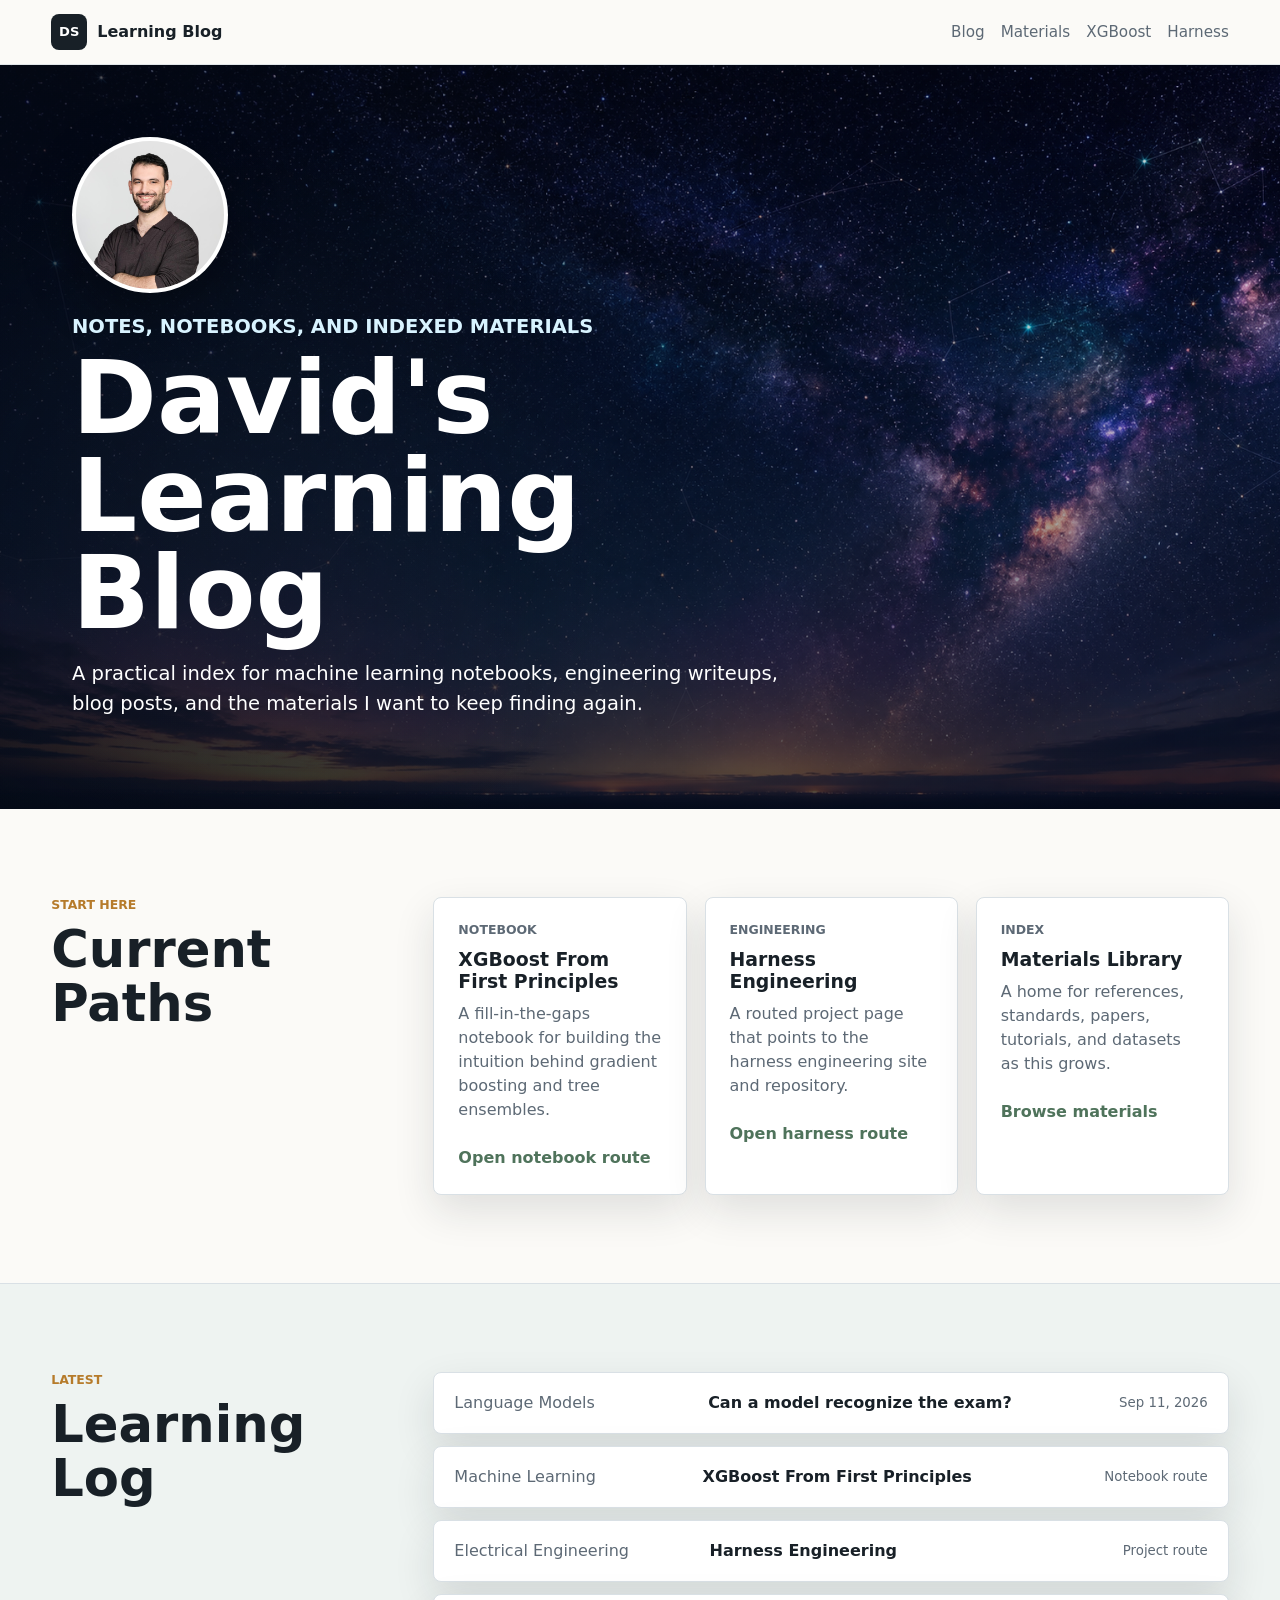
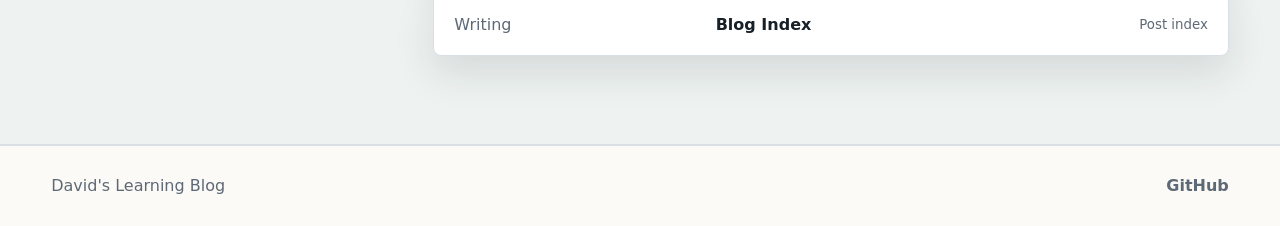
<file: index.html>
<!doctype html>
<html lang="en">
  <head>
    <meta charset="utf-8">
    <meta name="viewport" content="width=device-width, initial-scale=1">
    <title>David's Learning Blog</title>
    <meta
      name="description"
      content="David's Learning Blog: notes, notebooks, blog posts, and indexed engineering materials."
    >
    <link rel="stylesheet" href="styles.css">
  </head>
  <body>
    <header class="site-header">
      <a class="brand" href="index.html" aria-label="David Schiff Learning home">
        <span class="brand-mark">DS</span>
        <span>Learning Blog</span>
      </a>
      <nav aria-label="Primary navigation">
        <a href="blog/index.html">Blog</a>
        <a href="materials/index.html">Materials</a>
        <a href="notebooks/xgboost/index.html">XGBoost</a>
        <a href="projects/harness-engineering/index.html">Harness</a>
      </nav>
    </header>

    <main>
      <section class="hero">
        <img class="hero-bg" src="assets/night-sky-banner.png" alt="A star-filled night sky with a subtle Milky Way glow and constellation lines.">
        <div class="hero-copy">
          <img class="profile-avatar" src="assets/david-profile.jpg" alt="David Schiff">
          <p class="eyebrow">Notes, notebooks, and indexed materials</p>
          <h1>David's Learning Blog</h1>
          <p>
            A practical index for machine learning notebooks, engineering writeups,
            blog posts, and the materials I want to keep finding again.
          </p>
        </div>
      </section>

      <section class="section intro-grid" aria-labelledby="start-here">
        <div>
          <p class="eyebrow">Start here</p>
          <h2 id="start-here">Current Paths</h2>
        </div>
        <div class="cards">
          <article class="card">
            <p class="tag">Notebook</p>
            <h3>XGBoost From First Principles</h3>
            <p>
              A fill-in-the-gaps notebook for building the intuition behind
              gradient boosting and tree ensembles.
            </p>
            <a class="text-link" href="notebooks/xgboost/index.html">Open notebook route</a>
          </article>

          <article class="card">
            <p class="tag">Engineering</p>
            <h3>Harness Engineering</h3>
            <p>
              A routed project page that points to the harness engineering site
              and repository.
            </p>
            <a class="text-link" href="projects/harness-engineering/index.html">Open harness route</a>
          </article>

          <article class="card">
            <p class="tag">Index</p>
            <h3>Materials Library</h3>
            <p>
              A home for references, standards, papers, tutorials, and datasets
              as this grows.
            </p>
            <a class="text-link" href="materials/index.html">Browse materials</a>
          </article>
        </div>
      </section>

      <section class="section split-band" aria-labelledby="latest">
        <div>
          <p class="eyebrow">Latest</p>
          <h2 id="latest">Learning Log</h2>
        </div>
        <div class="timeline">
          <a class="timeline-item" href="blog/benchmark-familiarity/">
            <span>Language Models</span>
            <strong>Can a model recognize the exam?</strong>
            <small>Sep 11, 2026</small>
          </a>
          <a class="timeline-item" href="notebooks/xgboost/index.html">
            <span>Machine Learning</span>
            <strong>XGBoost From First Principles</strong>
            <small>Notebook route</small>
          </a>
          <a class="timeline-item" href="projects/harness-engineering/index.html">
            <span>Electrical Engineering</span>
            <strong>Harness Engineering</strong>
            <small>Project route</small>
          </a>
          <a class="timeline-item" href="blog/index.html">
            <span>Writing</span>
            <strong>Blog Index</strong>
            <small>Post index</small>
          </a>
        </div>
      </section>
    </main>

    <footer class="site-footer">
      <span>David's Learning Blog</span>
      <a href="https://github.com/davidschiff100">GitHub</a>
    </footer>
  </body>
</html>
</file>
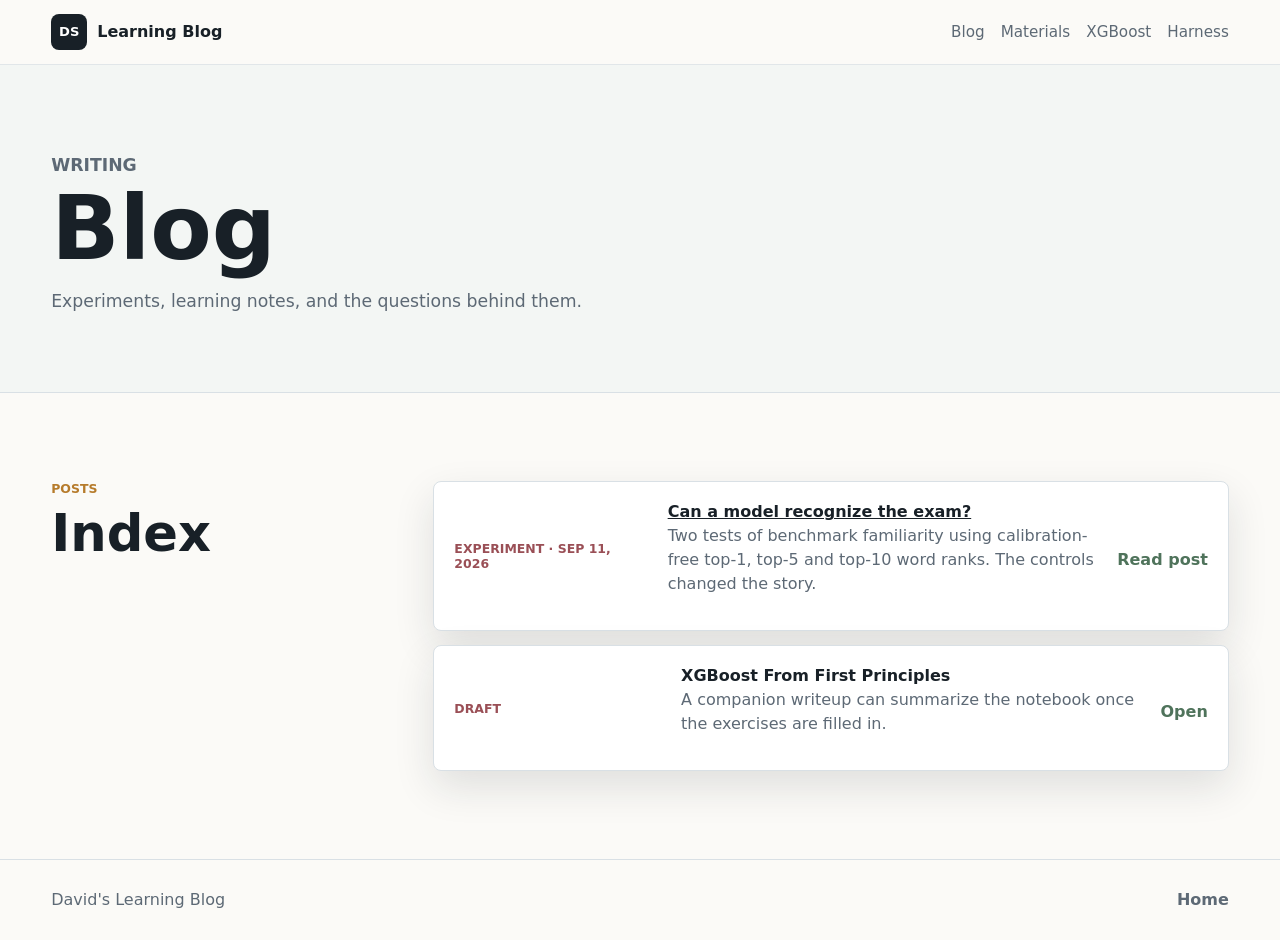
<file: blog/index.html>
<!doctype html>
<html lang="en">
  <head>
    <meta charset="utf-8">
    <meta name="viewport" content="width=device-width, initial-scale=1">
    <title>Blog | David's Learning Blog</title>
    <meta name="description" content="Blog index for David Schiff's learning notes and writeups.">
    <link rel="stylesheet" href="../styles.css">
  </head>
  <body>
    <header class="site-header">
      <a class="brand" href="../index.html">
        <span class="brand-mark">DS</span>
        <span>Learning Blog</span>
      </a>
      <nav aria-label="Primary navigation">
        <a href="index.html">Blog</a>
        <a href="../materials/index.html">Materials</a>
        <a href="../notebooks/xgboost/index.html">XGBoost</a>
        <a href="../projects/harness-engineering/index.html">Harness</a>
      </nav>
    </header>

    <main>
      <section class="page-hero">
        <p class="eyebrow">Writing</p>
        <h1>Blog</h1>
        <p>
          Experiments, learning notes, and the questions behind them.
        </p>
      </section>

      <section class="section page-grid" aria-labelledby="posts">
        <div>
          <p class="eyebrow">Posts</p>
          <h2 id="posts">Index</h2>
        </div>
        <div class="resource-list">
          <article class="resource-row">
            <span class="tag">Experiment · Sep 11, 2026</span>
            <div>
              <strong><a href="benchmark-familiarity/">Can a model recognize the exam?</a></strong>
              <p>Two tests of benchmark familiarity using calibration-free top-1, top-5 and top-10 word ranks. The controls changed the story.</p>
            </div>
            <a class="text-link" href="benchmark-familiarity/">Read post</a>
          </article>
          <article class="resource-row">
            <span class="tag">Draft</span>
            <div>
              <strong>XGBoost From First Principles</strong>
              <p>A companion writeup can summarize the notebook once the exercises are filled in.</p>
            </div>
            <a class="text-link" href="../notebooks/xgboost/index.html">Open</a>
          </article>
        </div>
      </section>
    </main>

    <footer class="site-footer">
      <span>David's Learning Blog</span>
      <a href="../index.html">Home</a>
    </footer>
  </body>
</html>
</file>
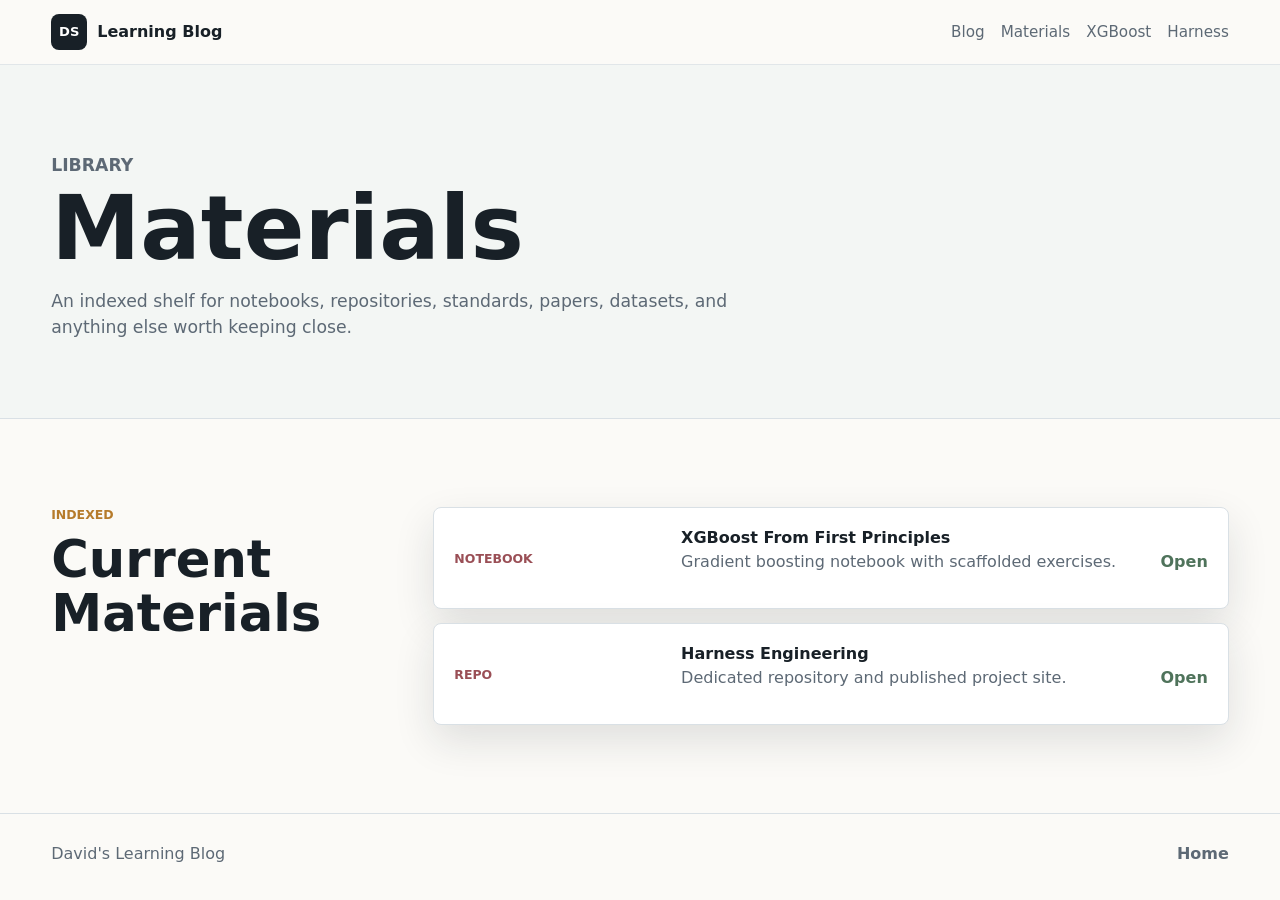
<file: materials/index.html>
<!doctype html>
<html lang="en">
  <head>
    <meta charset="utf-8">
    <meta name="viewport" content="width=device-width, initial-scale=1">
    <title>Materials | David's Learning Blog</title>
    <meta name="description" content="Indexed learning materials, notebooks, repositories, and references.">
    <link rel="stylesheet" href="../styles.css">
  </head>
  <body>
    <header class="site-header">
      <a class="brand" href="../index.html">
        <span class="brand-mark">DS</span>
        <span>Learning Blog</span>
      </a>
      <nav aria-label="Primary navigation">
        <a href="../blog/index.html">Blog</a>
        <a href="index.html">Materials</a>
        <a href="../notebooks/xgboost/index.html">XGBoost</a>
        <a href="../projects/harness-engineering/index.html">Harness</a>
      </nav>
    </header>

    <main>
      <section class="page-hero">
        <p class="eyebrow">Library</p>
        <h1>Materials</h1>
        <p>
          An indexed shelf for notebooks, repositories, standards, papers,
          datasets, and anything else worth keeping close.
        </p>
      </section>

      <section class="section page-grid" aria-labelledby="materials-index">
        <div>
          <p class="eyebrow">Indexed</p>
          <h2 id="materials-index">Current Materials</h2>
        </div>
        <div class="resource-list">
          <article class="resource-row">
            <span class="tag">Notebook</span>
            <div>
              <strong>XGBoost From First Principles</strong>
              <p>Gradient boosting notebook with scaffolded exercises.</p>
            </div>
            <a class="text-link" href="../notebooks/xgboost/index.html">Open</a>
          </article>
          <article class="resource-row">
            <span class="tag">Repo</span>
            <div>
              <strong>Harness Engineering</strong>
              <p>Dedicated repository and published project site.</p>
            </div>
            <a class="text-link" href="../projects/harness-engineering/index.html">Open</a>
          </article>
        </div>
      </section>
    </main>

    <footer class="site-footer">
      <span>David's Learning Blog</span>
      <a href="../index.html">Home</a>
    </footer>
  </body>
</html>
</file>
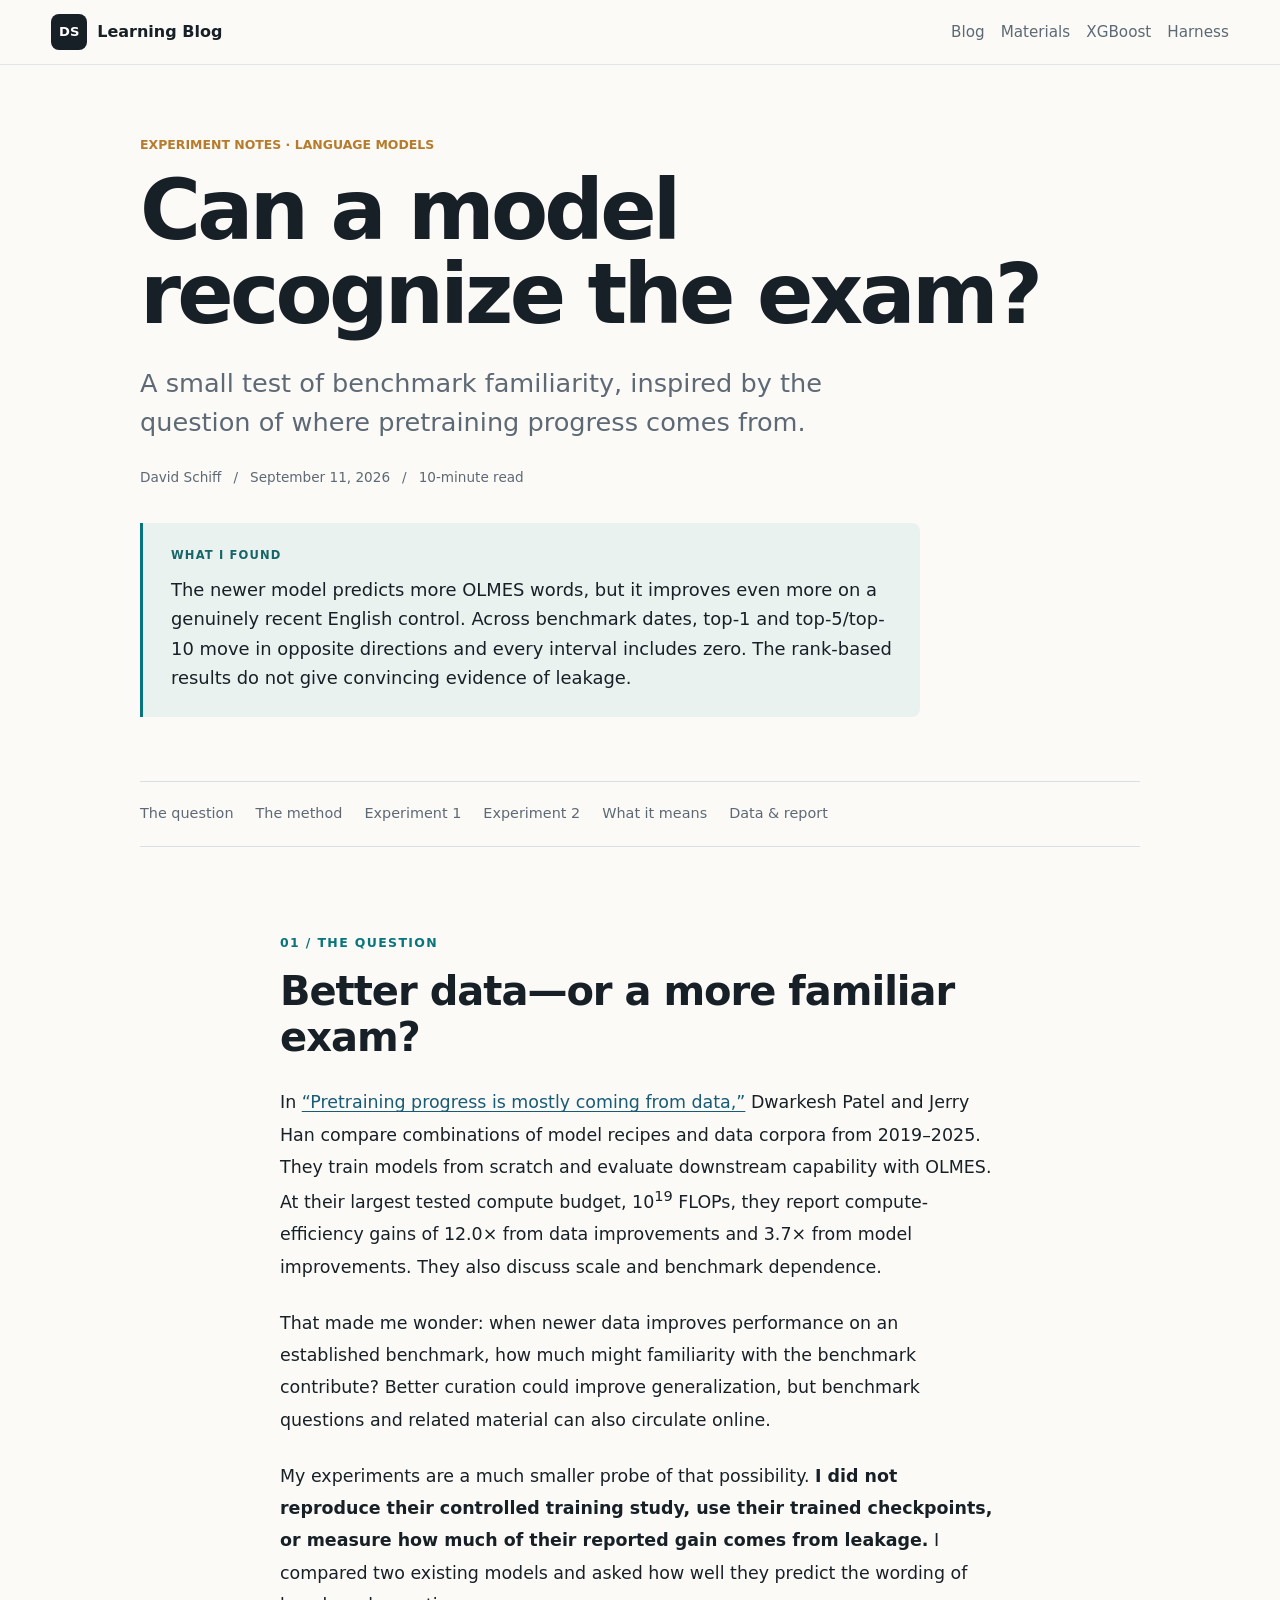
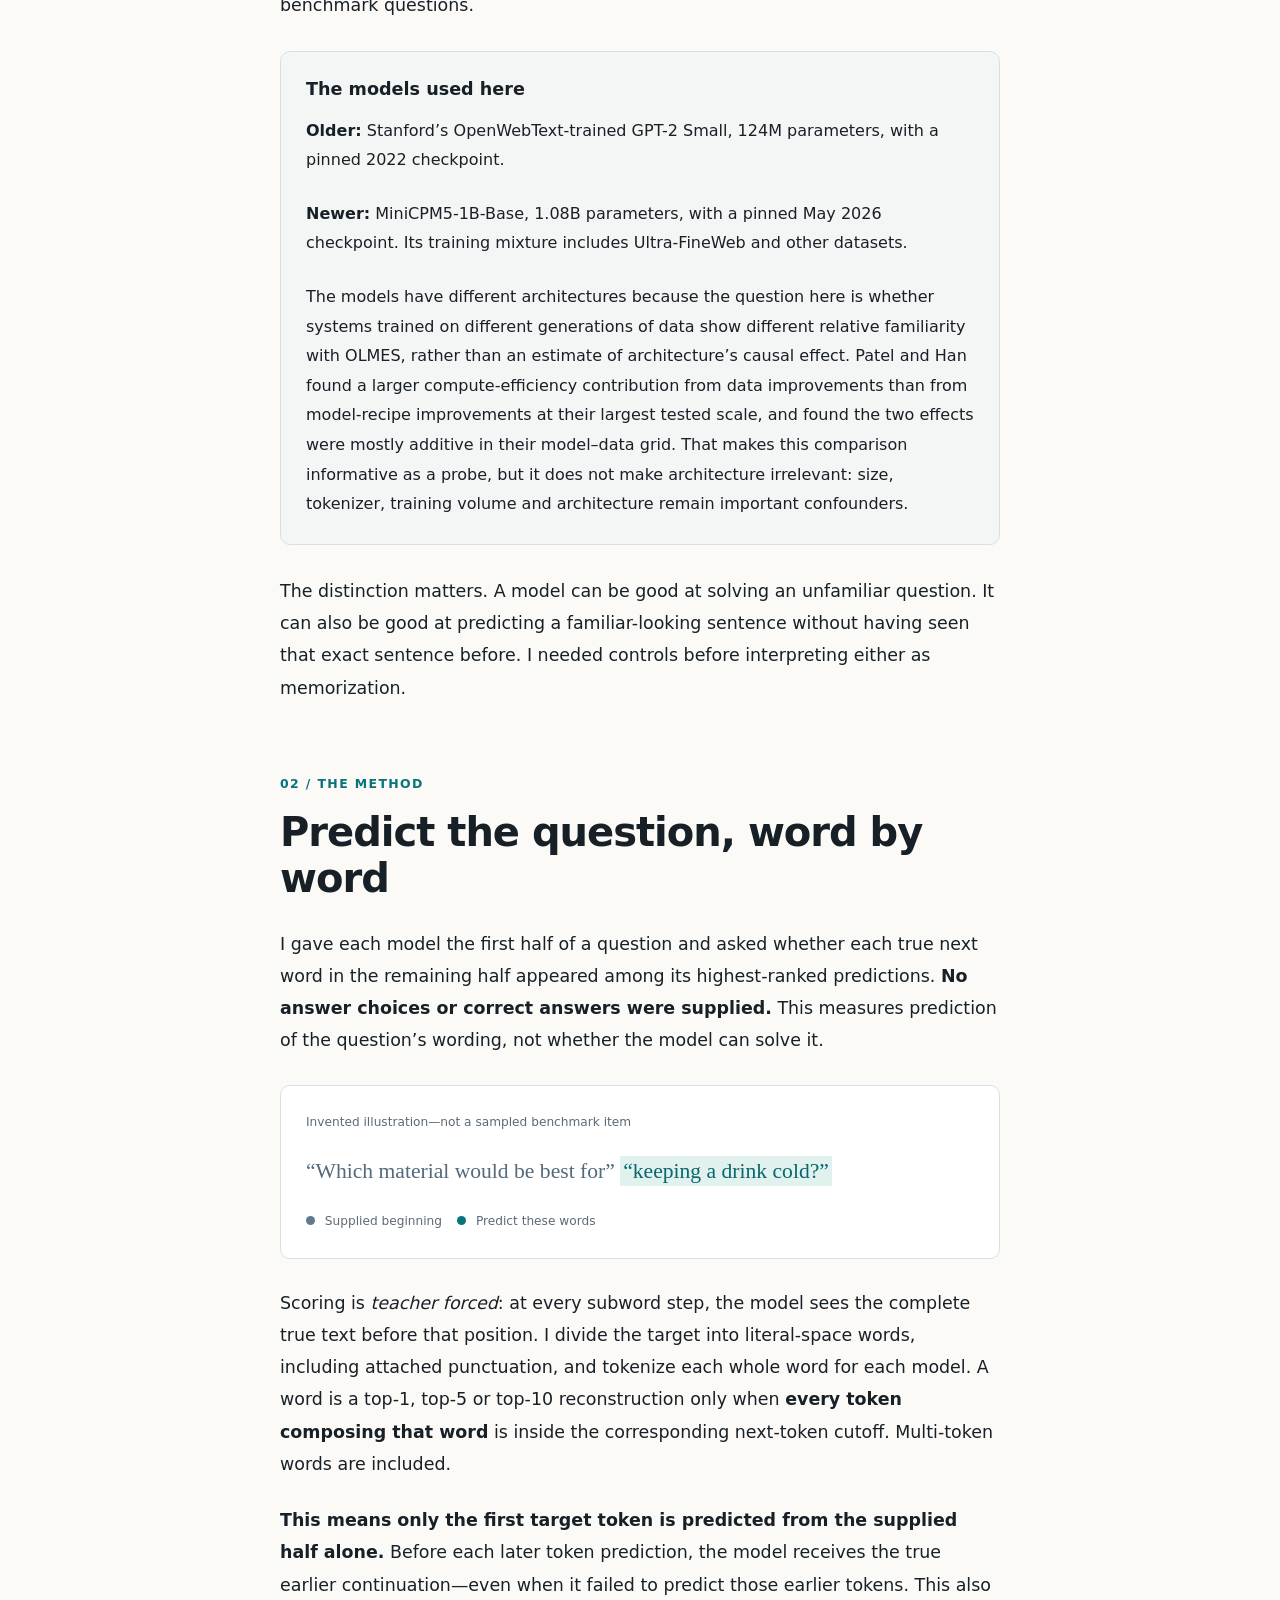
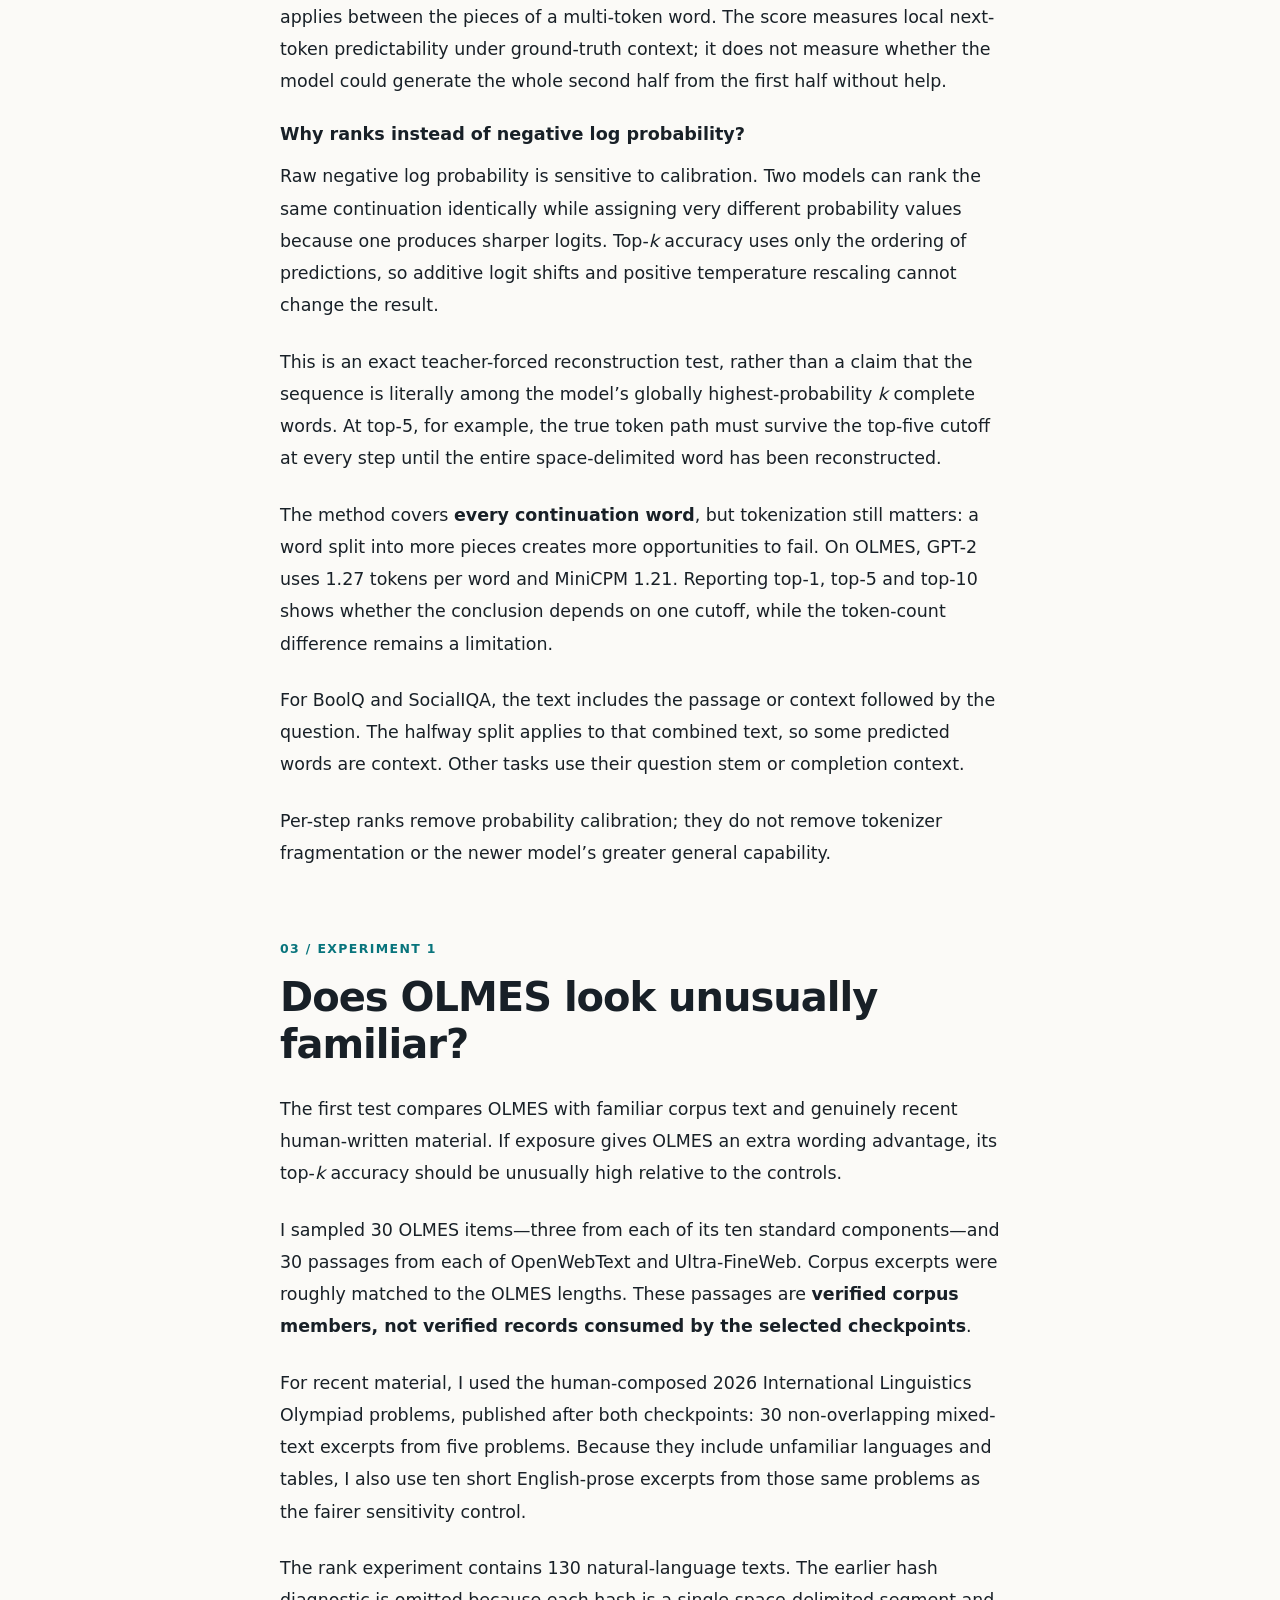
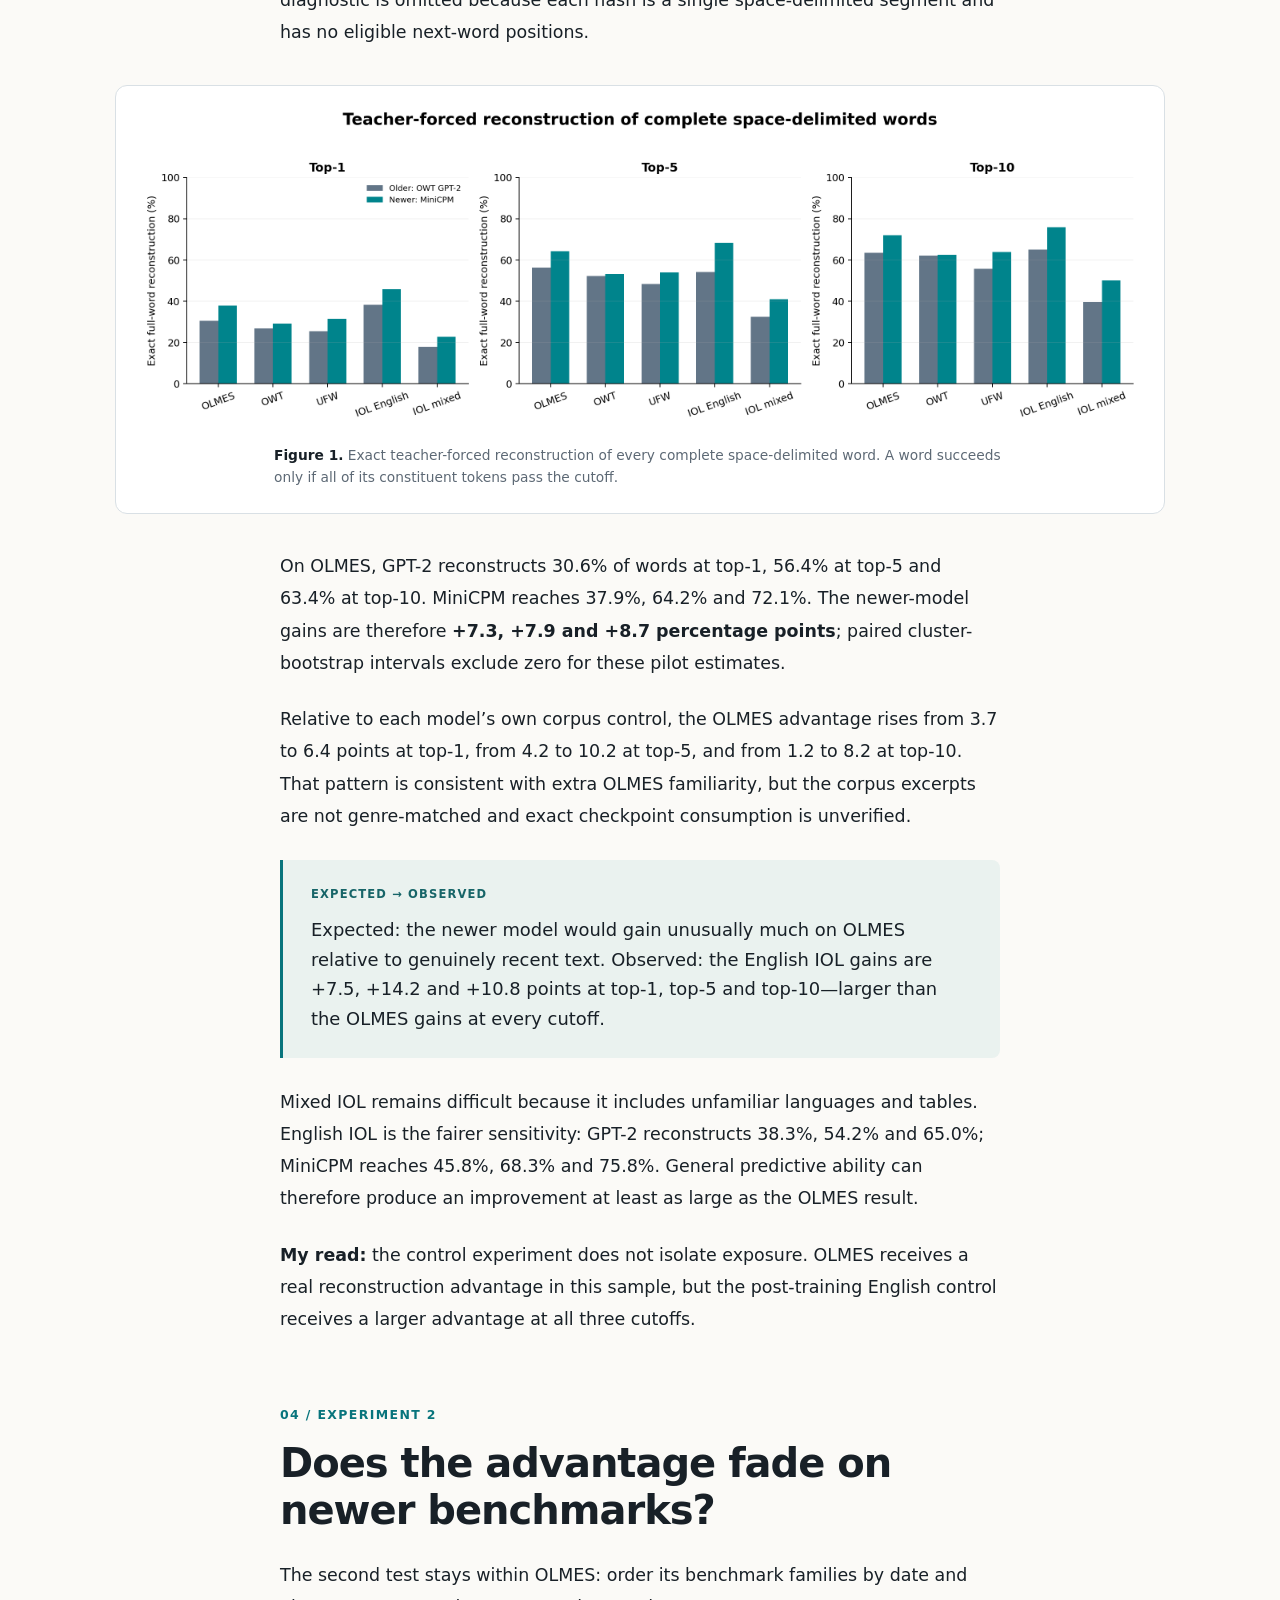
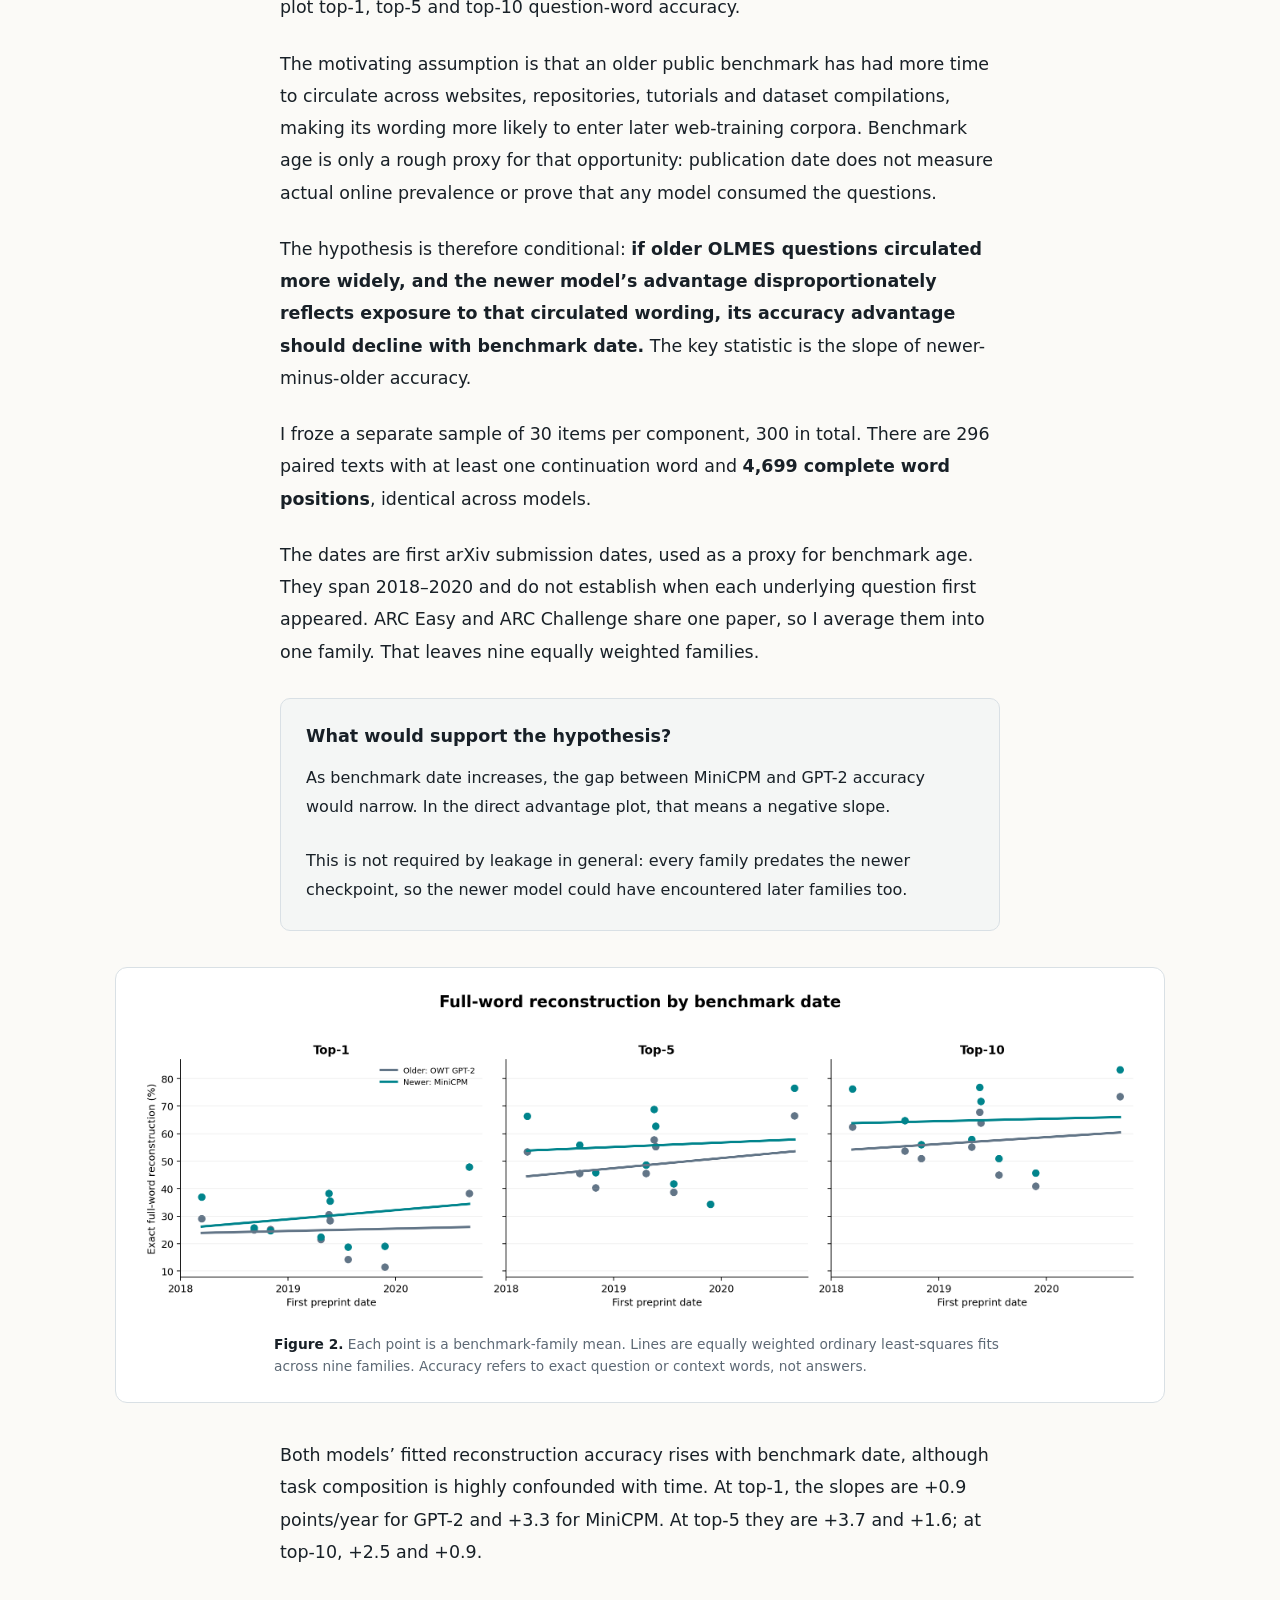
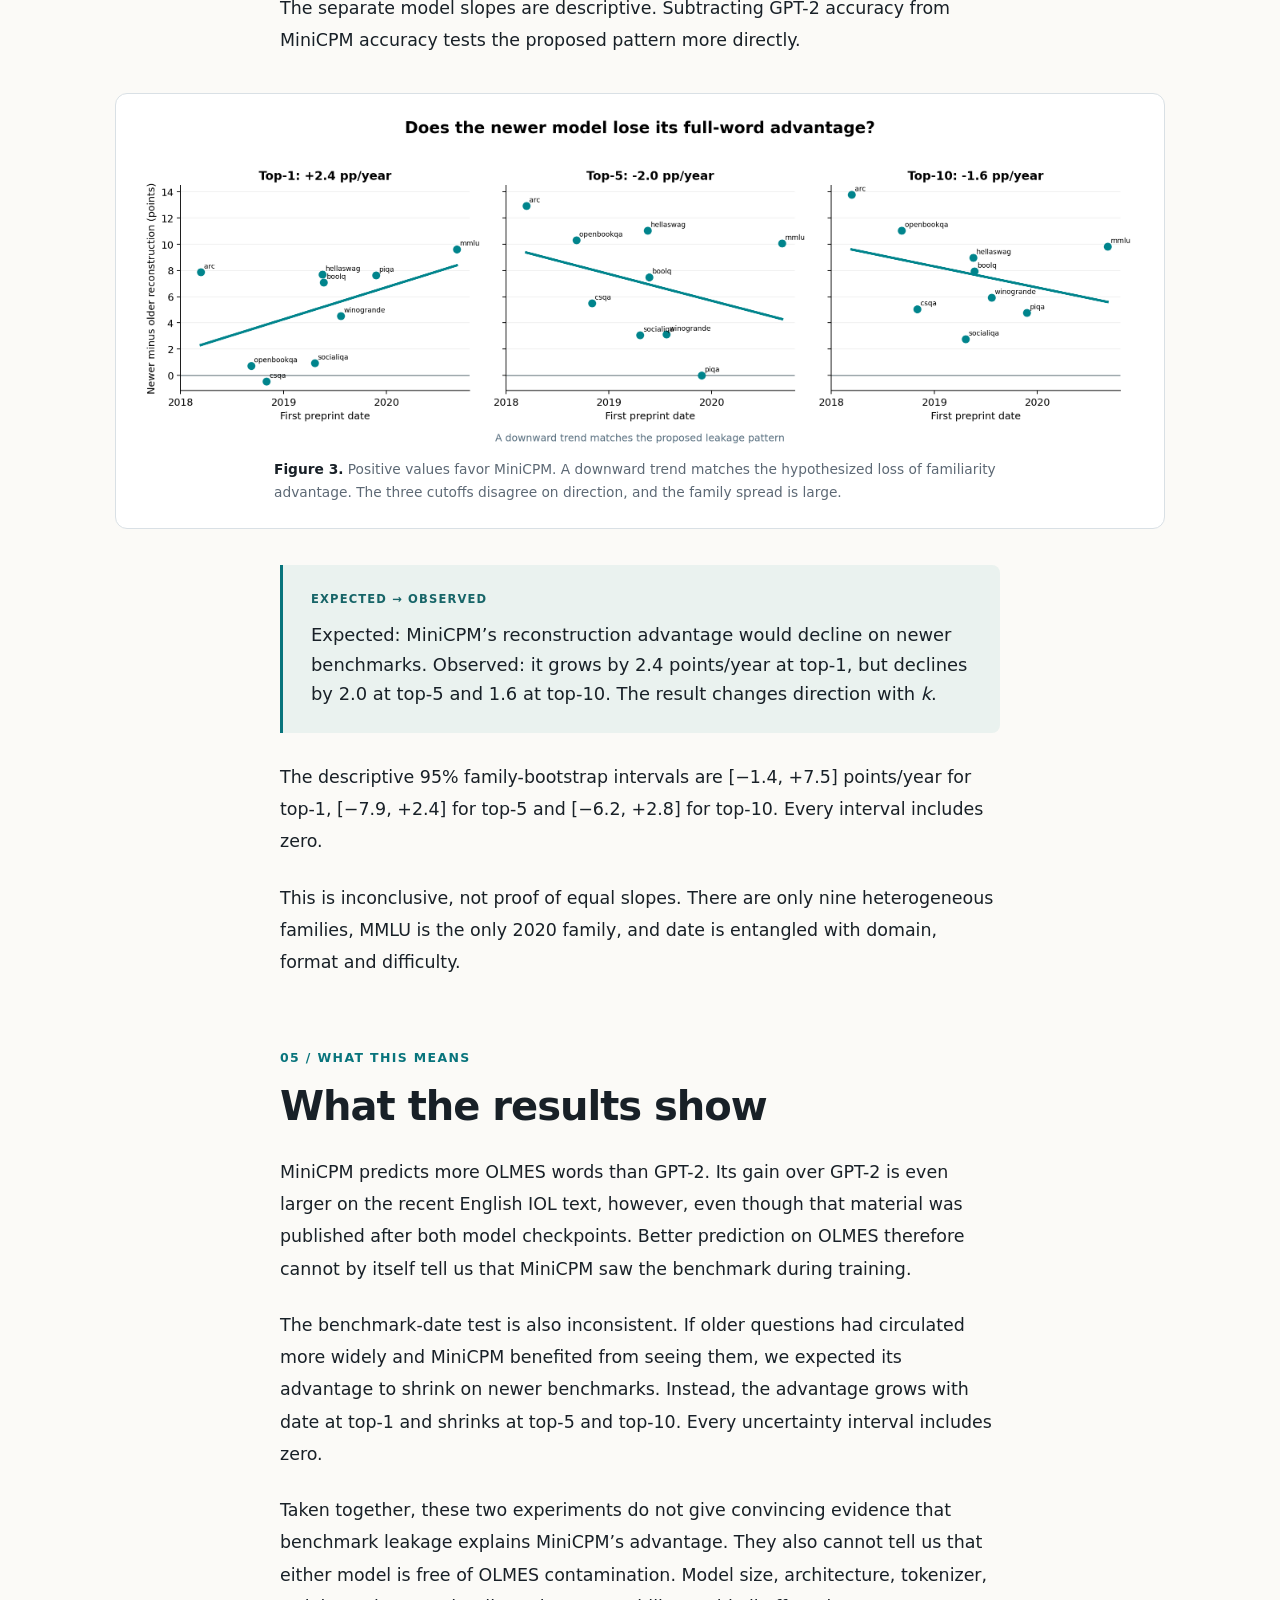
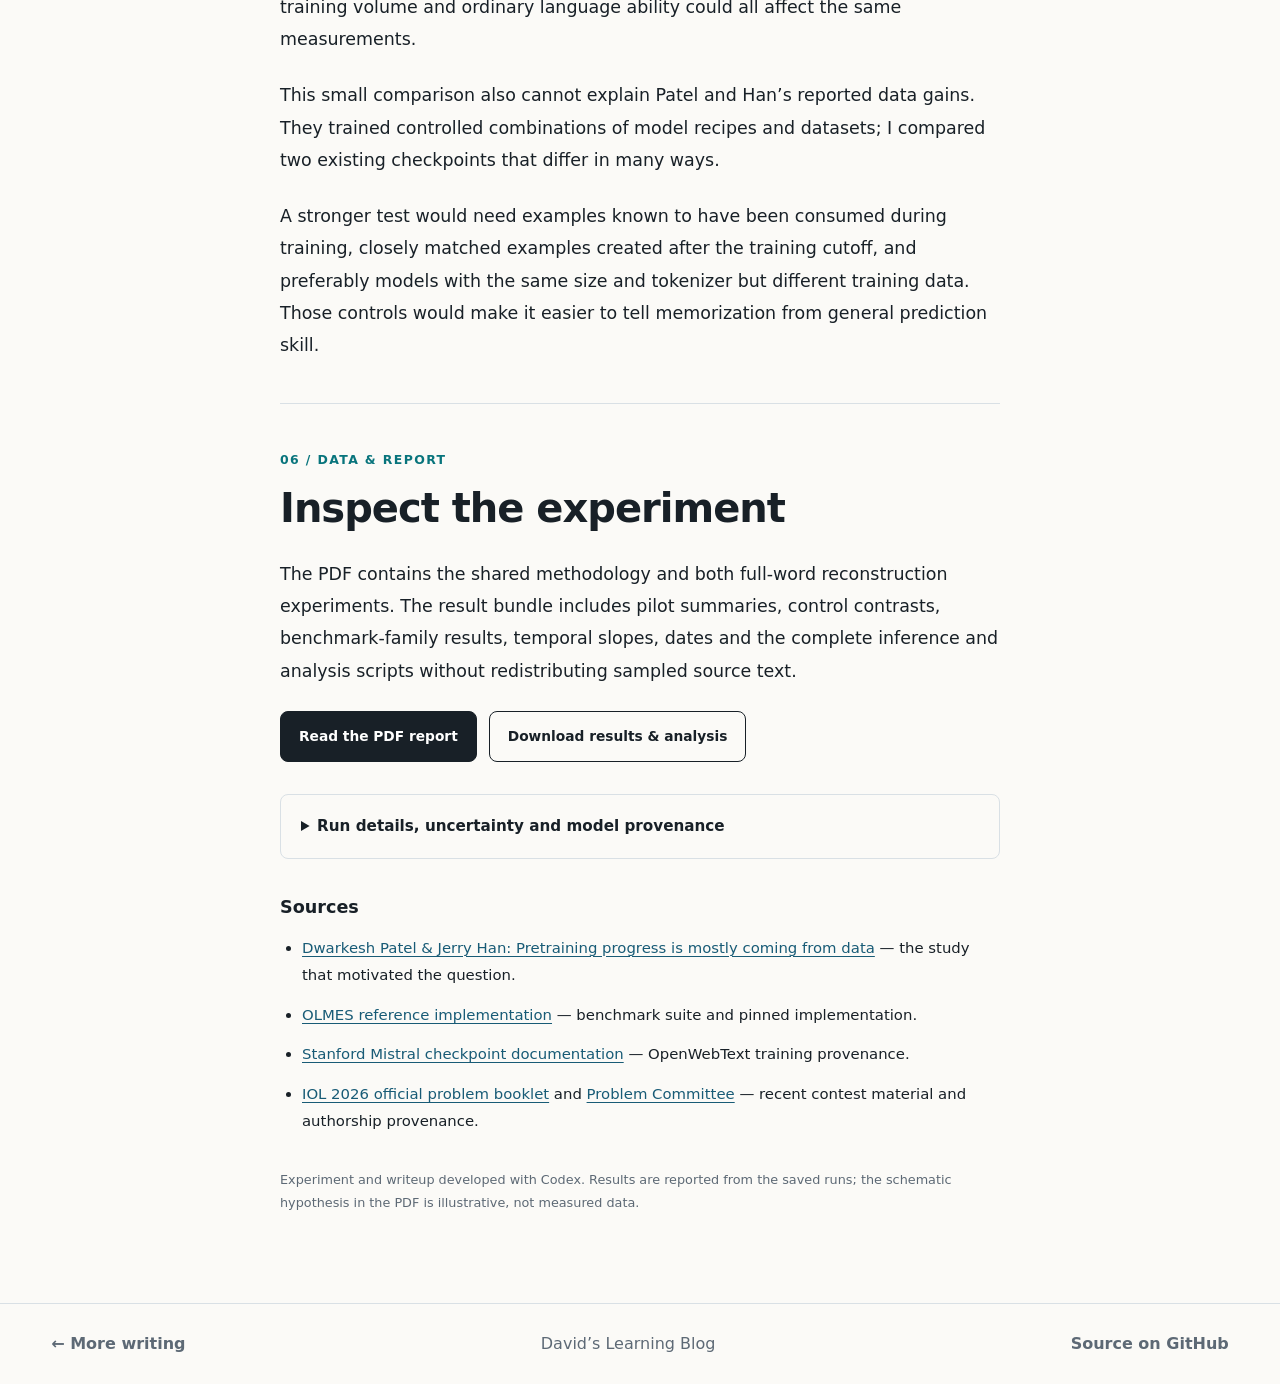
<file: blog/benchmark-familiarity/index.html>
<!doctype html>
<html lang="en">
  <head>
    <meta charset="utf-8">
    <meta name="viewport" content="width=device-width, initial-scale=1">
    <title>Can a model recognize the exam? | David Schiff</title>
    <meta name="description" content="Two word-prediction experiments inspired by Dwarkesh Patel and Jerry Han's pretraining study: compare OLMES with controls, then test top-1, top-5, and top-10 accuracy against benchmark age.">
    <link rel="canonical" href="https://davidschiff100.github.io/learning/blog/benchmark-familiarity/">
    <meta property="og:type" content="article">
    <meta property="og:title" content="Can a model recognize the exam?">
    <meta property="og:description" content="I tested benchmark familiarity with calibration-free, teacher-forced reconstruction of complete words. The controls and benchmark-age slopes do not give convincing evidence of leakage.">
    <meta property="og:url" content="https://davidschiff100.github.io/learning/blog/benchmark-familiarity/">
    <meta property="og:image" content="https://davidschiff100.github.io/learning/assets/benchmark-familiarity/word-accuracy-by-date.png">
    <meta name="twitter:card" content="summary_large_image">
    <meta name="author" content="David Schiff">
    <link rel="stylesheet" href="../../styles.css">
    <link rel="stylesheet" href="post.css">
  </head>
  <body class="essay-page">
    <a class="skip-link" href="#article">Skip to article</a>
    <header class="site-header">
      <a class="brand" href="../../index.html"><span class="brand-mark">DS</span><span>Learning Blog</span></a>
      <nav aria-label="Primary navigation">
        <a href="../index.html" aria-current="page">Blog</a>
        <a href="../../materials/index.html">Materials</a>
        <a href="../../notebooks/xgboost/index.html">XGBoost</a>
        <a href="../../projects/harness-engineering/index.html">Harness</a>
      </nav>
    </header>

    <main id="article">
      <article class="essay">
        <header class="essay-header">
          <p class="eyebrow">Experiment notes · Language models</p>
          <h1>Can a model recognize the exam?</h1>
          <p class="dek">A small test of benchmark familiarity, inspired by the question of where pretraining progress comes from.</p>
          <p class="byline">David Schiff <span aria-hidden="true">/</span> <time datetime="2026-09-11">September 11, 2026</time> <span aria-hidden="true">/</span> 10-minute read</p>
          <div class="finding"><span class="finding-label">What I found</span><p>The newer model predicts more OLMES words, but it improves even more on a genuinely recent English control. Across benchmark dates, top-1 and top-5/top-10 move in opposite directions and every interval includes zero. The rank-based results do not give convincing evidence of leakage.</p></div>
        </header>

        <nav class="contents" aria-label="On this page">
          <a href="#motivation">The question</a><a href="#method">The method</a><a href="#controls">Experiment 1</a><a href="#dates">Experiment 2</a><a href="#meaning">What it means</a><a href="#evidence">Data &amp; report</a>
        </nav>

        <section class="prose" id="motivation">
          <p class="section-number">01 / The question</p>
          <h2>Better data—or a more familiar exam?</h2>
          <p>In <a href="https://www.dwarkesh.com/p/pretraining-progress-is-mostly-data">“Pretraining progress is mostly coming from data,”</a> Dwarkesh Patel and Jerry Han compare combinations of model recipes and data corpora from 2019–2025. They train models from scratch and evaluate downstream capability with OLMES. At their largest tested compute budget, 10<sup>19</sup> FLOPs, they report compute-efficiency gains of 12.0× from data improvements and 3.7× from model improvements. They also discuss scale and benchmark dependence.</p>
          <p>That made me wonder: when newer data improves performance on an established benchmark, how much might familiarity with the benchmark contribute? Better curation could improve generalization, but benchmark questions and related material can also circulate online.</p>
          <p>My experiments are a much smaller probe of that possibility. <strong>I did not reproduce their controlled training study, use their trained checkpoints, or measure how much of their reported gain comes from leakage.</strong> I compared two existing models and asked how well they predict the wording of benchmark questions.</p>
          <aside class="method-note"><h3>The models used here</h3><p><strong>Older:</strong> Stanford’s OpenWebText-trained GPT-2 Small, 124M parameters, with a pinned 2022 checkpoint.</p><p><strong>Newer:</strong> MiniCPM5-1B-Base, 1.08B parameters, with a pinned May 2026 checkpoint. Its training mixture includes Ultra-FineWeb and other datasets.</p><p>The models have different architectures because the question here is whether systems trained on different generations of data show different relative familiarity with OLMES, rather than an estimate of architecture’s causal effect. Patel and Han found a larger compute-efficiency contribution from data improvements than from model-recipe improvements at their largest tested scale, and found the two effects were mostly additive in their model–data grid. That makes this comparison informative as a probe, but it does not make architecture irrelevant: size, tokenizer, training volume and architecture remain important confounders.</p></aside>
          <p>The distinction matters. A model can be good at solving an unfamiliar question. It can also be good at predicting a familiar-looking sentence without having seen that exact sentence before. I needed controls before interpreting either as memorization.</p>
        </section>

        <section class="prose" id="method">
          <p class="section-number">02 / The method</p>
          <h2>Predict the question, word by word</h2>
          <p>I gave each model the first half of a question and asked whether each true next word in the remaining half appeared among its highest-ranked predictions. <strong>No answer choices or correct answers were supplied.</strong> This measures prediction of the question’s wording, not whether the model can solve it.</p>
          <div class="question-example" aria-label="Illustration of question continuation">
            <span class="example-label">Invented illustration—not a sampled benchmark item</span>
            <p><span class="prefix">“Which material would be best for”</span> <span class="continuation">“keeping a drink cold?”</span></p>
            <div class="example-key"><span><i class="prefix-key" aria-hidden="true"></i> Supplied beginning</span><span><i class="target-key" aria-hidden="true"></i> Predict these words</span></div>
          </div>
          <p>Scoring is <em>teacher forced</em>: at every subword step, the model sees the complete true text before that position. I divide the target into literal-space words, including attached punctuation, and tokenize each whole word for each model. A word is a top-1, top-5 or top-10 reconstruction only when <strong>every token composing that word</strong> is inside the corresponding next-token cutoff. Multi-token words are included.</p>
          <p><strong>This means only the first target token is predicted from the supplied half alone.</strong> Before each later token prediction, the model receives the true earlier continuation—even when it failed to predict those earlier tokens. This also applies between the pieces of a multi-token word. The score measures local next-token predictability under ground-truth context; it does not measure whether the model could generate the whole second half from the first half without help.</p>
          <h3>Why ranks instead of negative log probability?</h3>
          <p>Raw negative log probability is sensitive to calibration. Two models can rank the same continuation identically while assigning very different probability values because one produces sharper logits. Top-<em>k</em> accuracy uses only the ordering of predictions, so additive logit shifts and positive temperature rescaling cannot change the result.</p>
          <p>This is an exact teacher-forced reconstruction test, rather than a claim that the sequence is literally among the model’s globally highest-probability <em>k</em> complete words. At top-5, for example, the true token path must survive the top-five cutoff at every step until the entire space-delimited word has been reconstructed.</p>
          <p>The method covers <strong>every continuation word</strong>, but tokenization still matters: a word split into more pieces creates more opportunities to fail. On OLMES, GPT-2 uses 1.27 tokens per word and MiniCPM 1.21. Reporting top-1, top-5 and top-10 shows whether the conclusion depends on one cutoff, while the token-count difference remains a limitation.</p>
          <p>For BoolQ and SocialIQA, the text includes the passage or context followed by the question. The halfway split applies to that combined text, so some predicted words are context. Other tasks use their question stem or completion context.</p>
          <p>Per-step ranks remove probability calibration; they do not remove tokenizer fragmentation or the newer model’s greater general capability.</p>
        </section>

        <section class="prose" id="controls">
          <p class="section-number">03 / Experiment 1</p>
          <h2>Does OLMES look unusually familiar?</h2>
          <p>The first test compares OLMES with familiar corpus text and genuinely recent human-written material. If exposure gives OLMES an extra wording advantage, its top-<em>k</em> accuracy should be unusually high relative to the controls.</p>
          <p>I sampled 30 OLMES items—three from each of its ten standard components—and 30 passages from each of OpenWebText and Ultra-FineWeb. Corpus excerpts were roughly matched to the OLMES lengths. These passages are <strong>verified corpus members, not verified records consumed by the selected checkpoints</strong>.</p>
          <p>For recent material, I used the human-composed 2026 International Linguistics Olympiad problems, published after both checkpoints: 30 non-overlapping mixed-text excerpts from five problems. Because they include unfamiliar languages and tables, I also use ten short English-prose excerpts from those same problems as the fairer sensitivity control.</p>
          <p>The rank experiment contains 130 natural-language texts. The earlier hash diagnostic is omitted because each hash is a single space-delimited segment and has no eligible next-word positions.</p>
        </section>

        <figure class="wide-figure">
          <a href="../../assets/benchmark-familiarity/word-topk.png" aria-label="Open the control comparison at full size"><img src="../../assets/benchmark-familiarity/word-topk.png" alt="Top-1, top-5 and top-10 teacher-forced reconstruction of complete words for both models across OLMES, corpus controls, English IOL and mixed IOL." width="2520" height="810" loading="lazy"></a>
          <figcaption><span>Figure 1.</span> Exact teacher-forced reconstruction of every complete space-delimited word. A word succeeds only if all of its constituent tokens pass the cutoff.</figcaption>
        </figure>

        <section class="prose">
          <p>On OLMES, GPT-2 reconstructs 30.6% of words at top-1, 56.4% at top-5 and 63.4% at top-10. MiniCPM reaches 37.9%, 64.2% and 72.1%. The newer-model gains are therefore <strong>+7.3, +7.9 and +8.7 percentage points</strong>; paired cluster-bootstrap intervals exclude zero for these pilot estimates.</p>
          <p>Relative to each model’s own corpus control, the OLMES advantage rises from 3.7 to 6.4 points at top-1, from 4.2 to 10.2 at top-5, and from 1.2 to 8.2 at top-10. That pattern is consistent with extra OLMES familiarity, but the corpus excerpts are not genre-matched and exact checkpoint consumption is unverified.</p>
          <div class="finding"><span class="finding-label">Expected → observed</span><p>Expected: the newer model would gain unusually much on OLMES relative to genuinely recent text. Observed: the English IOL gains are +7.5, +14.2 and +10.8 points at top-1, top-5 and top-10—larger than the OLMES gains at every cutoff.</p></div>
          <p>Mixed IOL remains difficult because it includes unfamiliar languages and tables. English IOL is the fairer sensitivity: GPT-2 reconstructs 38.3%, 54.2% and 65.0%; MiniCPM reaches 45.8%, 68.3% and 75.8%. General predictive ability can therefore produce an improvement at least as large as the OLMES result.</p>
          <p><strong>My read:</strong> the control experiment does not isolate exposure. OLMES receives a real reconstruction advantage in this sample, but the post-training English control receives a larger advantage at all three cutoffs.</p>
        </section>

        <section class="prose" id="dates">
          <p class="section-number">04 / Experiment 2</p>
          <h2>Does the advantage fade on newer benchmarks?</h2>
          <p>The second test stays within OLMES: order its benchmark families by date and plot top-1, top-5 and top-10 question-word accuracy.</p>
          <p>The motivating assumption is that an older public benchmark has had more time to circulate across websites, repositories, tutorials and dataset compilations, making its wording more likely to enter later web-training corpora. Benchmark age is only a rough proxy for that opportunity: publication date does not measure actual online prevalence or prove that any model consumed the questions.</p>
          <p>The hypothesis is therefore conditional: <strong>if older OLMES questions circulated more widely, and the newer model’s advantage disproportionately reflects exposure to that circulated wording, its accuracy advantage should decline with benchmark date.</strong> The key statistic is the slope of newer-minus-older accuracy.</p>
          <p>I froze a separate sample of 30 items per component, 300 in total. There are 296 paired texts with at least one continuation word and <strong>4,699 complete word positions</strong>, identical across models.</p>
          <p>The dates are first arXiv submission dates, used as a proxy for benchmark age. They span 2018–2020 and do not establish when each underlying question first appeared. ARC Easy and ARC Challenge share one paper, so I average them into one family. That leaves nine equally weighted families.</p>
          <aside class="expectation"><h3>What would support the hypothesis?</h3><p>As benchmark date increases, the gap between MiniCPM and GPT-2 accuracy would narrow. In the direct advantage plot, that means a negative slope.</p><p>This is not required by leakage in general: every family predates the newer checkpoint, so the newer model could have encountered later families too.</p></aside>
        </section>

        <figure class="wide-figure">
          <a href="../../assets/benchmark-familiarity/word-accuracy-by-date.png" aria-label="Open the benchmark-date word-reconstruction chart at full size"><img src="../../assets/benchmark-familiarity/word-accuracy-by-date.png" alt="Top-1, top-5 and top-10 full-word reconstruction versus first benchmark preprint date for GPT-2 and MiniCPM." width="2520" height="827" loading="lazy"></a>
          <figcaption><span>Figure 2.</span> Each point is a benchmark-family mean. Lines are equally weighted ordinary least-squares fits across nine families. Accuracy refers to exact question or context words, not answers.</figcaption>
        </figure>

        <section class="prose">
          <p>Both models’ fitted reconstruction accuracy rises with benchmark date, although task composition is highly confounded with time. At top-1, the slopes are +0.9 points/year for GPT-2 and +3.3 for MiniCPM. At top-5 they are +3.7 and +1.6; at top-10, +2.5 and +0.9.</p>
          <p>The separate model slopes are descriptive. Subtracting GPT-2 accuracy from MiniCPM accuracy tests the proposed pattern more directly.</p>
        </section>

        <figure class="wide-figure">
          <a href="../../assets/benchmark-familiarity/word-advantage-by-date.png" aria-label="Open the relative full-word reconstruction chart at full size"><img src="../../assets/benchmark-familiarity/word-advantage-by-date.png" alt="Newer-minus-older full-word reconstruction versus benchmark date. Top-1 slopes upward while top-5 and top-10 slope downward; all family-bootstrap intervals include zero." width="2520" height="827" loading="lazy"></a>
          <figcaption><span>Figure 3.</span> Positive values favor MiniCPM. A downward trend matches the hypothesized loss of familiarity advantage. The three cutoffs disagree on direction, and the family spread is large.</figcaption>
        </figure>

        <section class="prose">
          <div class="finding"><span class="finding-label">Expected → observed</span><p>Expected: MiniCPM’s reconstruction advantage would decline on newer benchmarks. Observed: it grows by 2.4 points/year at top-1, but declines by 2.0 at top-5 and 1.6 at top-10. The result changes direction with <em>k</em>.</p></div>
          <p>The descriptive 95% family-bootstrap intervals are [−1.4, +7.5] points/year for top-1, [−7.9, +2.4] for top-5 and [−6.2, +2.8] for top-10. Every interval includes zero.</p>
          <p>This is inconclusive, not proof of equal slopes. There are only nine heterogeneous families, MMLU is the only 2020 family, and date is entangled with domain, format and difficulty.</p>
        </section>

        <section class="prose" id="meaning">
          <p class="section-number">05 / What this means</p>
          <h2>What the results show</h2>
          <p>MiniCPM predicts more OLMES words than GPT-2. Its gain over GPT-2 is even larger on the recent English IOL text, however, even though that material was published after both model checkpoints. Better prediction on OLMES therefore cannot by itself tell us that MiniCPM saw the benchmark during training.</p>
          <p>The benchmark-date test is also inconsistent. If older questions had circulated more widely and MiniCPM benefited from seeing them, we expected its advantage to shrink on newer benchmarks. Instead, the advantage grows with date at top-1 and shrinks at top-5 and top-10. Every uncertainty interval includes zero.</p>
          <p>Taken together, these two experiments do not give convincing evidence that benchmark leakage explains MiniCPM’s advantage. They also cannot tell us that either model is free of OLMES contamination. Model size, architecture, tokenizer, training volume and ordinary language ability could all affect the same measurements.</p>
          <p>This small comparison also cannot explain Patel and Han’s reported data gains. They trained controlled combinations of model recipes and datasets; I compared two existing checkpoints that differ in many ways.</p>
          <p>A stronger test would need examples known to have been consumed during training, closely matched examples created after the training cutoff, and preferably models with the same size and tokenizer but different training data. Those controls would make it easier to tell memorization from general prediction skill.</p>
        </section>

        <section class="prose evidence" id="evidence">
          <p class="section-number">06 / Data &amp; report</p>
          <h2>Inspect the experiment</h2>
          <p>The PDF contains the shared methodology and both full-word reconstruction experiments. The result bundle includes pilot summaries, control contrasts, benchmark-family results, temporal slopes, dates and the complete inference and analysis scripts without redistributing sampled source text.</p>
          <div class="action-row"><a class="button" href="../../assets/benchmark-familiarity/benchmark_experiment_findings.pdf">Read the PDF report</a><a class="button secondary" href="../../assets/benchmark-familiarity/results.zip" download>Download results &amp; analysis</a></div>
          <details><summary>Run details, uncertainty and model provenance</summary>
            <p>The control experiment has 130 natural-language texts and 2,228 reconstructed word positions per model. The temporal experiment has 296 paired scorable texts and 4,699 word positions per model. No multi-token word is discarded.</p>
            <p>Pilot intervals resample document/problem clusters; IOL has only five independent problem clusters. Temporal intervals use 10,000 family resamples over nine families with sampled-item means fixed. The estimates do not address model-size, domain or capability confounding.</p>
            <p>Both models ran locally in FP16 on a GTX 1650 with 4 GB of VRAM. The final full-word passes took 68.3 and 99.4 seconds. Five project scoring tests passed, and explicit invariants verified exact decoded word spans, paired word counts and nested cutoffs. Paid-service cost was $0.</p>
            <p>No model or membership probe was trained. The original full-corpus overlap proposal was not completed; corpus samples supplied the controls. Failed search-index requests were not evidence of absence.</p>
            <p>Older checkpoint: <a href="https://huggingface.co/stanford-crfm/battlestar-gpt2-small-x49/tree/2f4e2079c9ac92c2b5c6fecc19fae645bcef56fa">stanford-crfm/battlestar-gpt2-small-x49</a>, 124,439,808 parameters, pinned June 20, 2022 revision. Newer: <a href="https://huggingface.co/openbmb/MiniCPM5-1B-Base/tree/f120ef901e3a11c2ed5fcfd242296cea3e80191b">openbmb/MiniCPM5-1B-Base</a>, 1,080,632,832 parameters, pinned May 25, 2026 revision. The bundle records exact revisions, benchmark dates and source links.</p>
          </details>
          <h3>Sources</h3>
          <ul class="sources">
            <li><a href="https://www.dwarkesh.com/p/pretraining-progress-is-mostly-data">Dwarkesh Patel &amp; Jerry Han: Pretraining progress is mostly coming from data</a> — the study that motivated the question.</li>
            <li><a href="https://github.com/allenai/olmes/tree/5a51f502d463b8cdc4a2dcad7d7096c41ff1197e">OLMES reference implementation</a> — benchmark suite and pinned implementation.</li>
            <li><a href="https://nlp.stanford.edu/mistral/getting_started/download.html">Stanford Mistral checkpoint documentation</a> — OpenWebText training provenance.</li>
            <li><a href="https://ioling.org/booklets/iol-2026-indiv-prob.en.pdf">IOL 2026 official problem booklet</a> and <a href="https://ioling.org/pc/">Problem Committee</a> — recent contest material and authorship provenance.</li>
          </ul>
          <p class="editorial-note">Experiment and writeup developed with Codex. Results are reported from the saved runs; the schematic hypothesis in the PDF is illustrative, not measured data.</p>
        </section>
      </article>
    </main>
    <footer class="site-footer"><a href="../index.html">← More writing</a><span>David’s Learning Blog</span><a href="https://github.com/davidschiff100/learning">Source on GitHub</a></footer>
  </body>
</html>
</file>
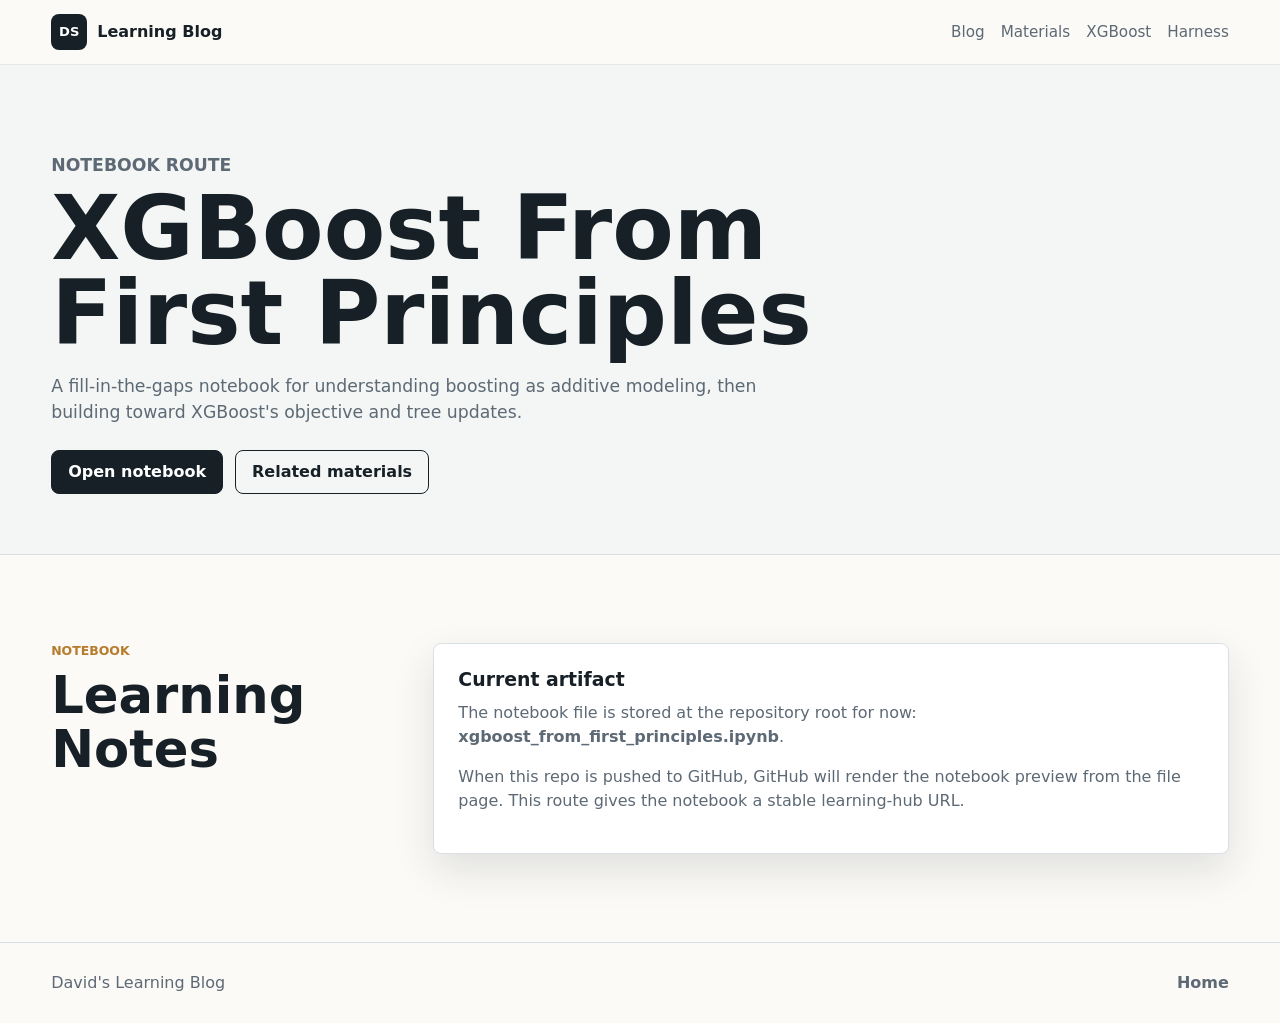
<file: notebooks/xgboost/index.html>
<!doctype html>
<html lang="en">
  <head>
    <meta charset="utf-8">
    <meta name="viewport" content="width=device-width, initial-scale=1">
    <title>XGBoost From First Principles | David's Learning Blog</title>
    <meta name="description" content="A routed page for David Schiff's XGBoost from first principles notebook.">
    <link rel="stylesheet" href="../../styles.css">
  </head>
  <body>
    <header class="site-header">
      <a class="brand" href="../../index.html">
        <span class="brand-mark">DS</span>
        <span>Learning Blog</span>
      </a>
      <nav aria-label="Primary navigation">
        <a href="../../blog/index.html">Blog</a>
        <a href="../../materials/index.html">Materials</a>
        <a href="index.html">XGBoost</a>
        <a href="../../projects/harness-engineering/index.html">Harness</a>
      </nav>
    </header>

    <main>
      <section class="page-hero">
        <p class="eyebrow">Notebook route</p>
        <h1>XGBoost From First Principles</h1>
        <p>
          A fill-in-the-gaps notebook for understanding boosting as additive
          modeling, then building toward XGBoost's objective and tree updates.
        </p>
        <div class="action-row">
          <a class="button" href="../../xgboost_from_first_principles.ipynb">Open notebook</a>
          <a class="button secondary" href="../../materials/index.html">Related materials</a>
        </div>
      </section>

      <section class="section page-grid" aria-labelledby="notebook-notes">
        <div>
          <p class="eyebrow">Notebook</p>
          <h2 id="notebook-notes">Learning Notes</h2>
        </div>
        <div class="note-panel">
          <h3>Current artifact</h3>
          <p>
            The notebook file is stored at the repository root for now:
            <strong>xgboost_from_first_principles.ipynb</strong>.
          </p>
          <p>
            When this repo is pushed to GitHub, GitHub will render the notebook
            preview from the file page. This route gives the notebook a stable
            learning-hub URL.
          </p>
        </div>
      </section>
    </main>

    <footer class="site-footer">
      <span>David's Learning Blog</span>
      <a href="../../index.html">Home</a>
    </footer>
  </body>
</html>
</file>
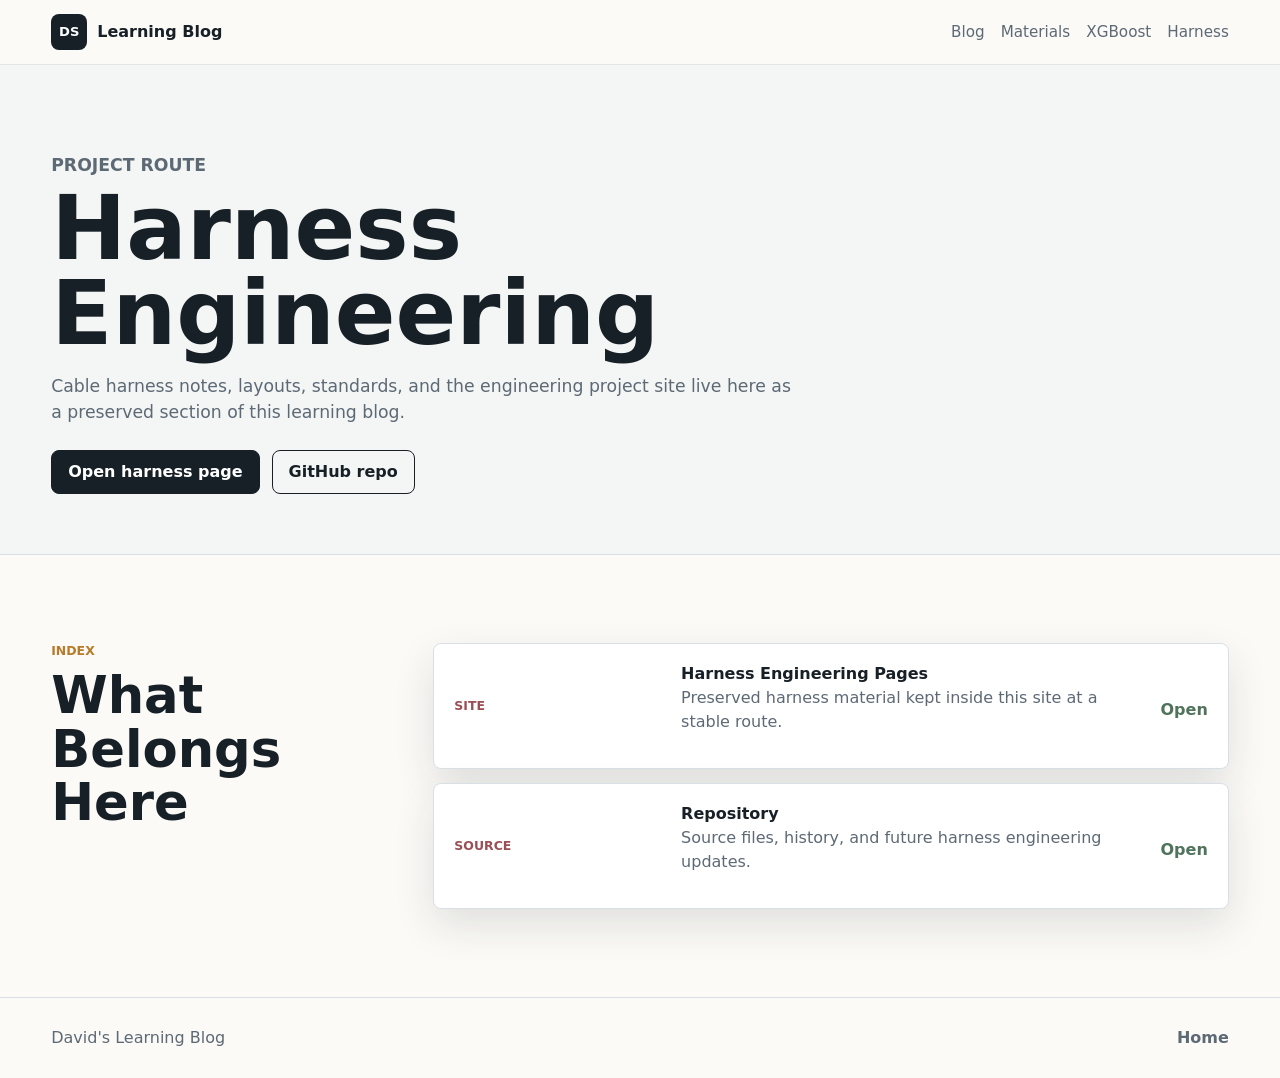
<file: projects/harness-engineering/index.html>
<!doctype html>
<html lang="en">
  <head>
    <meta charset="utf-8">
    <meta name="viewport" content="width=device-width, initial-scale=1">
    <title>Harness Engineering | David's Learning Blog</title>
    <meta name="description" content="Route for David Schiff's harness engineering project and repository.">
    <link rel="stylesheet" href="../../styles.css">
  </head>
  <body>
    <header class="site-header">
      <a class="brand" href="../../index.html">
        <span class="brand-mark">DS</span>
        <span>Learning Blog</span>
      </a>
      <nav aria-label="Primary navigation">
        <a href="../../blog/index.html">Blog</a>
        <a href="../../materials/index.html">Materials</a>
        <a href="../../notebooks/xgboost/index.html">XGBoost</a>
        <a href="index.html">Harness</a>
      </nav>
    </header>

    <main>
      <section class="page-hero">
        <p class="eyebrow">Project route</p>
        <h1>Harness Engineering</h1>
        <p>
          Cable harness notes, layouts, standards, and the engineering project
          site live here as a preserved section of this learning blog.
        </p>
        <div class="action-row">
          <a class="button" href="../../harness/index.html">Open harness page</a>
          <a class="button secondary" href="https://github.com/davidschiff100/harness.github.io">GitHub repo</a>
        </div>
      </section>

      <section class="section page-grid" aria-labelledby="harness-index">
        <div>
          <p class="eyebrow">Index</p>
          <h2 id="harness-index">What Belongs Here</h2>
        </div>
        <div class="resource-list">
          <article class="resource-row">
            <span class="tag">Site</span>
            <div>
              <strong>Harness Engineering Pages</strong>
              <p>Preserved harness material kept inside this site at a stable route.</p>
            </div>
            <a class="text-link" href="../../harness/index.html">Open</a>
          </article>
          <article class="resource-row">
            <span class="tag">Source</span>
            <div>
              <strong>Repository</strong>
              <p>Source files, history, and future harness engineering updates.</p>
            </div>
            <a class="text-link" href="https://github.com/davidschiff100/harness.github.io">Open</a>
          </article>
        </div>
      </section>
    </main>

    <footer class="site-footer">
      <span>David's Learning Blog</span>
      <a href="../../index.html">Home</a>
    </footer>
  </body>
</html>
</file>
<file: styles.css>
:root {
  --ink: #182027;
  --muted: #5d6975;
  --line: #d9e0e5;
  --paper: #fbfaf7;
  --panel: #ffffff;
  --green: #4f735b;
  --blue: #245a78;
  --amber: #b67b2b;
  --starlight: #d8f3ff;
  --rose: #9a4f56;
  --shadow: 0 16px 40px rgba(23, 33, 43, 0.12);
}

* {
  box-sizing: border-box;
}

html {
  scroll-behavior: smooth;
}

body {
  margin: 0;
  background: var(--paper);
  color: var(--ink);
  font-family: Inter, ui-sans-serif, system-ui, -apple-system, BlinkMacSystemFont, "Segoe UI", sans-serif;
  line-height: 1.5;
}

img {
  display: block;
  max-width: 100%;
}

a {
  color: inherit;
}

.site-header {
  position: sticky;
  top: 0;
  z-index: 10;
  display: flex;
  align-items: center;
  justify-content: space-between;
  gap: 24px;
  padding: 14px clamp(18px, 4vw, 56px);
  background: rgba(251, 250, 247, 0.92);
  border-bottom: 1px solid rgba(217, 224, 229, 0.78);
  backdrop-filter: blur(16px);
}

.brand {
  display: inline-flex;
  align-items: center;
  gap: 10px;
  min-width: max-content;
  color: var(--ink);
  font-weight: 800;
  text-decoration: none;
}

.brand-mark {
  display: grid;
  place-items: center;
  width: 36px;
  height: 36px;
  color: #fff;
  background: var(--ink);
  border-radius: 8px;
  font-size: 0.82rem;
}

nav {
  display: flex;
  flex-wrap: wrap;
  justify-content: flex-end;
  gap: 6px 16px;
  color: var(--muted);
  font-size: 0.95rem;
}

nav a {
  text-decoration: none;
}

nav a:hover,
.text-link:hover,
.site-footer a:hover {
  color: var(--blue);
}

.hero {
  position: relative;
  min-height: min(720px, 72vh);
  overflow: hidden;
  display: grid;
  align-items: end;
  padding: clamp(32px, 6vw, 72px);
  isolation: isolate;
}

.hero::after {
  content: "";
  position: absolute;
  inset: 0;
  z-index: -1;
  background:
    radial-gradient(circle at 18% 62%, rgba(24, 32, 39, 0.28), rgba(24, 32, 39, 0) 34%),
    linear-gradient(90deg, rgba(4, 10, 22, 0.72), rgba(4, 10, 22, 0.30) 56%, rgba(4, 10, 22, 0.10)),
    linear-gradient(0deg, rgba(4, 10, 22, 0.58), rgba(4, 10, 22, 0.05) 56%);
}

.hero-bg {
  position: absolute;
  inset: 0;
  z-index: -2;
  width: 100%;
  height: 100%;
  object-fit: cover;
}

.hero-copy {
  min-width: 0;
  max-width: 720px;
  color: #fff;
}

.profile-avatar {
  width: clamp(104px, 13vw, 156px);
  height: clamp(104px, 13vw, 156px);
  margin-bottom: 22px;
  object-fit: cover;
  object-position: 50% 24%;
  border: 4px solid rgba(255, 255, 255, 0.88);
  border-radius: 50%;
  background: #fff;
  box-shadow: 0 18px 50px rgba(0, 0, 0, 0.34);
}

.eyebrow,
.tag {
  margin: 0 0 10px;
  color: var(--amber);
  font-size: 0.78rem;
  font-weight: 800;
  letter-spacing: 0;
  line-height: 1.25;
  text-transform: uppercase;
}

.hero .eyebrow {
  color: var(--starlight);
}

h1,
h2,
h3,
p {
  margin-top: 0;
}

h1 {
  max-width: 14ch;
  margin-bottom: 18px;
  font-size: clamp(3rem, 8vw, 6.6rem);
  line-height: 0.95;
  letter-spacing: 0;
  overflow-wrap: break-word;
}

h2 {
  margin-bottom: 18px;
  font-size: clamp(2rem, 4vw, 3.25rem);
  line-height: 1.05;
  letter-spacing: 0;
}

h3 {
  margin-bottom: 10px;
  font-size: 1.18rem;
  line-height: 1.18;
  letter-spacing: 0;
}

.hero p {
  max-width: 58ch;
  font-size: clamp(1rem, 2vw, 1.22rem);
  overflow-wrap: break-word;
}

.section {
  padding: clamp(42px, 7vw, 88px) clamp(18px, 4vw, 56px);
}

.intro-grid,
.split-band,
.page-grid {
  display: grid;
  grid-template-columns: minmax(180px, 0.72fr) minmax(0, 1.8fr);
  gap: clamp(28px, 5vw, 72px);
}

.cards {
  display: grid;
  grid-template-columns: repeat(3, minmax(0, 1fr));
  gap: 18px;
}

.card,
.resource-row,
.timeline-item,
.note-panel {
  background: var(--panel);
  border: 1px solid var(--line);
  border-radius: 8px;
  box-shadow: var(--shadow);
}

.card {
  padding: 24px;
}

.card p,
.note-panel p,
.resource-row p {
  color: var(--muted);
}

.text-link {
  display: inline-flex;
  margin-top: 8px;
  color: var(--green);
  font-weight: 800;
  text-decoration: none;
}

.split-band {
  background: #eef3f1;
  border-block: 1px solid var(--line);
}

.timeline {
  display: grid;
  gap: 12px;
}

.timeline-item {
  display: grid;
  grid-template-columns: minmax(120px, 0.6fr) minmax(0, 1fr) auto;
  align-items: center;
  gap: 18px;
  padding: 18px 20px;
  text-decoration: none;
}

.timeline-item span,
.timeline-item small {
  color: var(--muted);
}

.page-hero {
  padding: clamp(46px, 7vw, 90px) clamp(18px, 4vw, 56px) clamp(32px, 5vw, 60px);
  background: #f3f6f4;
  border-bottom: 1px solid var(--line);
}

.compact-hero {
  padding-block: clamp(38px, 5vw, 64px);
}

.page-hero h1 {
  max-width: 14ch;
  color: var(--ink);
  font-size: clamp(2.7rem, 7vw, 5.7rem);
}

.page-hero p {
  max-width: 68ch;
  color: var(--muted);
  font-size: 1.08rem;
}

.action-row {
  display: flex;
  flex-wrap: wrap;
  gap: 12px;
  margin-top: 24px;
}

.button {
  display: inline-flex;
  align-items: center;
  justify-content: center;
  min-height: 44px;
  padding: 0 16px;
  color: #fff;
  background: var(--ink);
  border: 1px solid var(--ink);
  border-radius: 8px;
  font-weight: 800;
  text-decoration: none;
}

.button.secondary {
  color: var(--ink);
  background: transparent;
}

.page-grid {
  align-items: start;
}

.note-panel {
  padding: 24px;
}

.resource-list {
  display: grid;
  gap: 14px;
}

.resource-row {
  display: grid;
  grid-template-columns: minmax(120px, 0.45fr) minmax(0, 1fr) auto;
  gap: 20px;
  align-items: center;
  padding: 18px 20px;
}

.resource-row strong {
  display: block;
}

.resource-row .tag {
  margin: 0;
  color: var(--rose);
}

.site-footer {
  display: flex;
  justify-content: space-between;
  gap: 16px;
  padding: 28px clamp(18px, 4vw, 56px);
  color: var(--muted);
  border-top: 1px solid var(--line);
}

.site-footer a {
  font-weight: 800;
  text-decoration: none;
}

.notebook-page {
  background: #f6f8fa;
}

.notebook-shell {
  display: grid;
  gap: 16px;
  width: min(980px, calc(100% - 36px));
  margin: 0 auto;
  padding: clamp(28px, 5vw, 56px) 0;
}

.notebook-cell {
  overflow: hidden;
  background: var(--panel);
  border: 1px solid var(--line);
  border-radius: 8px;
  box-shadow: 0 8px 24px rgba(23, 33, 43, 0.07);
}

.markdown-cell {
  padding: clamp(18px, 3vw, 28px);
}

.markdown-cell h2,
.markdown-cell h3,
.markdown-cell h4,
.markdown-cell p,
.markdown-cell ul {
  max-width: 78ch;
}

.markdown-cell h2,
.markdown-cell h3,
.markdown-cell h4 {
  margin-bottom: 12px;
}

.markdown-cell p,
.markdown-cell ul {
  color: var(--muted);
}

.markdown-cell :last-child,
.code-cell :last-child {
  margin-bottom: 0;
}

.cell-label {
  padding: 10px 14px;
  color: var(--muted);
  background: #eef3f1;
  border-bottom: 1px solid var(--line);
  font-size: 0.78rem;
  font-weight: 800;
  text-transform: uppercase;
}

.code-cell pre,
.raw-cell pre {
  margin: 0;
  padding: 18px;
  overflow-x: auto;
  color: #d8dee9;
  background: #111821;
  font-size: 0.92rem;
  line-height: 1.55;
}

.code-cell code,
.raw-cell code,
.markdown-cell code {
  font-family: "SFMono-Regular", Consolas, "Liberation Mono", monospace;
}

.markdown-cell code {
  padding: 0.12rem 0.28rem;
  background: #eef3f1;
  border-radius: 4px;
}

@media (max-width: 860px) {
  .site-header {
    align-items: flex-start;
    flex-direction: column;
  }

  nav {
    justify-content: flex-start;
  }

  .hero {
    min-height: 620px;
  }

  .intro-grid,
  .split-band,
  .page-grid,
  .cards {
    grid-template-columns: 1fr;
  }

  .timeline-item,
  .resource-row {
    grid-template-columns: 1fr;
    gap: 6px;
  }
}

@media (max-width: 520px) {
  .site-header {
    position: static;
  }

  .hero {
    min-height: 560px;
    padding-top: 80px;
  }

  h1 {
    max-width: 8.6ch;
    font-size: 2.72rem;
  }

  .hero .eyebrow {
    max-width: 26ch;
  }

  .profile-avatar {
    width: 112px;
    height: 112px;
    margin-bottom: 18px;
  }

  .hero p {
    max-width: 28ch;
  }

  .site-footer {
    flex-direction: column;
  }
}
</file>
<file: blog/benchmark-familiarity/post.css>
.essay-page { --accent: #08747c; }
.essay { padding-bottom: 64px; }
.essay-header { width: min(1000px, calc(100% - 40px)); margin: 0 auto; padding: 72px 0 36px; }
.essay-header h1 { max-width: 17ch; font-size: clamp(2.7rem, 6.5vw, 5.6rem); line-height: 1.02; letter-spacing: -.045em; margin: 16px 0 26px; }
.dek { max-width: 43ch; font-size: clamp(1.2rem, 2.5vw, 1.6rem); line-height: 1.5; color: var(--muted); }
.byline { display: flex; flex-wrap: wrap; gap: 12px; font-size: .85rem; color: var(--muted); margin: 26px 0; }
.essay-header .finding { max-width: 780px; margin-top: 36px; }
.contents { width: min(1000px, calc(100% - 40px)); margin: 0 auto 40px; justify-content: flex-start; border-block: 1px solid var(--line); padding: 18px 0; font-size: .9rem; gap: 12px 22px; }
.contents a { padding: 3px 0; }
.prose { width: min(720px, calc(100% - 40px)); margin: 0 auto; font-size: 1.09rem; line-height: 1.85; }
.prose p { margin-bottom: 24px; }
.prose h2 { font-size: clamp(1.75rem, 4vw, 2.5rem); line-height: 1.16; letter-spacing: -.025em; margin: 0 0 26px; }
.prose h3 { font-size: 1.1rem; line-height: 1.4; margin: 0 0 14px; }
.prose a:not(.button) { color: #185b76; text-underline-offset: .18em; text-decoration-thickness: 1px; }
.prose a:hover { text-decoration-thickness: 2px; }
.section-number { font-size: .78rem; font-weight: 750; text-transform: uppercase; letter-spacing: .11em; color: var(--accent); padding-top: 44px; margin-bottom: 14px !important; }
section[id] { scroll-margin-top: 90px; }
.finding { padding: 24px 28px; background: #eaf2ef; border-left: 3px solid var(--accent); border-radius: 0 8px 8px 0; margin: 28px 0; }
.finding-label { display: block; color: #176568; text-transform: uppercase; font-size: .72rem; letter-spacing: .1em; font-weight: 800; margin-bottom: 10px; }
.finding p { font-size: 1.12rem; line-height: 1.65; margin: 0; }
.question-example { padding: 25px; border: 1px solid var(--line); background: #fff; border-radius: 10px; margin: 28px 0; }
.example-label { display: block; font-size: .76rem; color: var(--muted); margin-bottom: 18px; }
.question-example p { font-family: Georgia, serif; font-size: 1.35rem; line-height: 1.9; margin-bottom: 18px; }
.prefix { color: #526a7b; }
.continuation { color: #07666e; background: #e1f1ed; box-decoration-break: clone; -webkit-box-decoration-break: clone; padding: 3px; }
.example-key { display: flex; flex-wrap: wrap; gap: 15px; font-size: .76rem; color: var(--muted); }
.example-key i { display: inline-block; width: 9px; height: 9px; border-radius: 50%; margin-right: 6px; }
.prefix-key { background: #60798d; }.target-key { background: #08747c; }
.method-note, .expectation { border: 1px solid var(--line); border-radius: 10px; background: #f4f6f5; padding: 25px; margin: 30px 0; font-size: 1rem; }
.method-note p:last-child, .expectation p:last-child { margin-bottom: 0; }
.wide-figure { width: min(1050px, calc(100% - 28px)); margin: 36px auto; padding: clamp(8px, 2vw, 20px); background: #fff; border: 1px solid var(--line); border-radius: 12px; }
.wide-figure img { width: 100%; height: auto; border-radius: 5px; }
.wide-figure a { display: block; }
.wide-figure figcaption { max-width: 750px; margin: 14px auto 4px; padding: 0 9px; font-size: .86rem; line-height: 1.65; color: var(--muted); }
.wide-figure figcaption span { font-weight: 750; color: var(--ink); }
.evidence { margin-top: 42px; border-top: 1px solid var(--line); }
.evidence .action-row { margin-bottom: 32px; }
.evidence .button { font-size: .86rem; padding: 12px 18px; }
details { margin: 28px 0 36px; padding: 20px; border: 1px solid var(--line); border-radius: 8px; font-size: .95rem; overflow-wrap: anywhere; }
summary { cursor: pointer; font-weight: 700; line-height: 1.5; }
details[open] summary { margin-bottom: 20px; }
details p:last-child { margin-bottom: 0; }
.sources { padding-left: 22px; font-size: .93rem; }.sources li { margin-bottom: 12px; }
.editorial-note { margin-top: 32px; color: var(--muted); font-size: .8rem; }
.skip-link { position: absolute; left: 12px; top: -100px; padding: 12px; z-index: 20; background: #fff; }
.skip-link:focus { top: 12px; }
a:focus-visible, summary:focus-visible { outline: 3px solid var(--accent); outline-offset: 5px; }
@media(max-width: 520px) {
  .essay-header { padding-top: 38px; }.essay-header h1 { max-width: 15ch; }
  .prose { font-size: 1rem; line-height: 1.8; }.finding { padding: 20px; }.finding p { font-size: 1rem; }
  .byline { gap: 7px; }.contents { gap: 12px 18px; }.question-example, .method-note, .expectation { padding: 19px; }
  section[id] { scroll-margin-top: 20px; }.section-number { padding-top: 30px; }
}
@media(prefers-reduced-motion: reduce) { html { scroll-behavior: auto; } }
@media print { .site-header, .contents, .site-footer, .skip-link { display: none; }.essay-header { padding-top: 0; }.wide-figure { break-inside: avoid; }.prose { width: 100%; }.essay-header h1 { font-size: 36pt; } }
</file>
